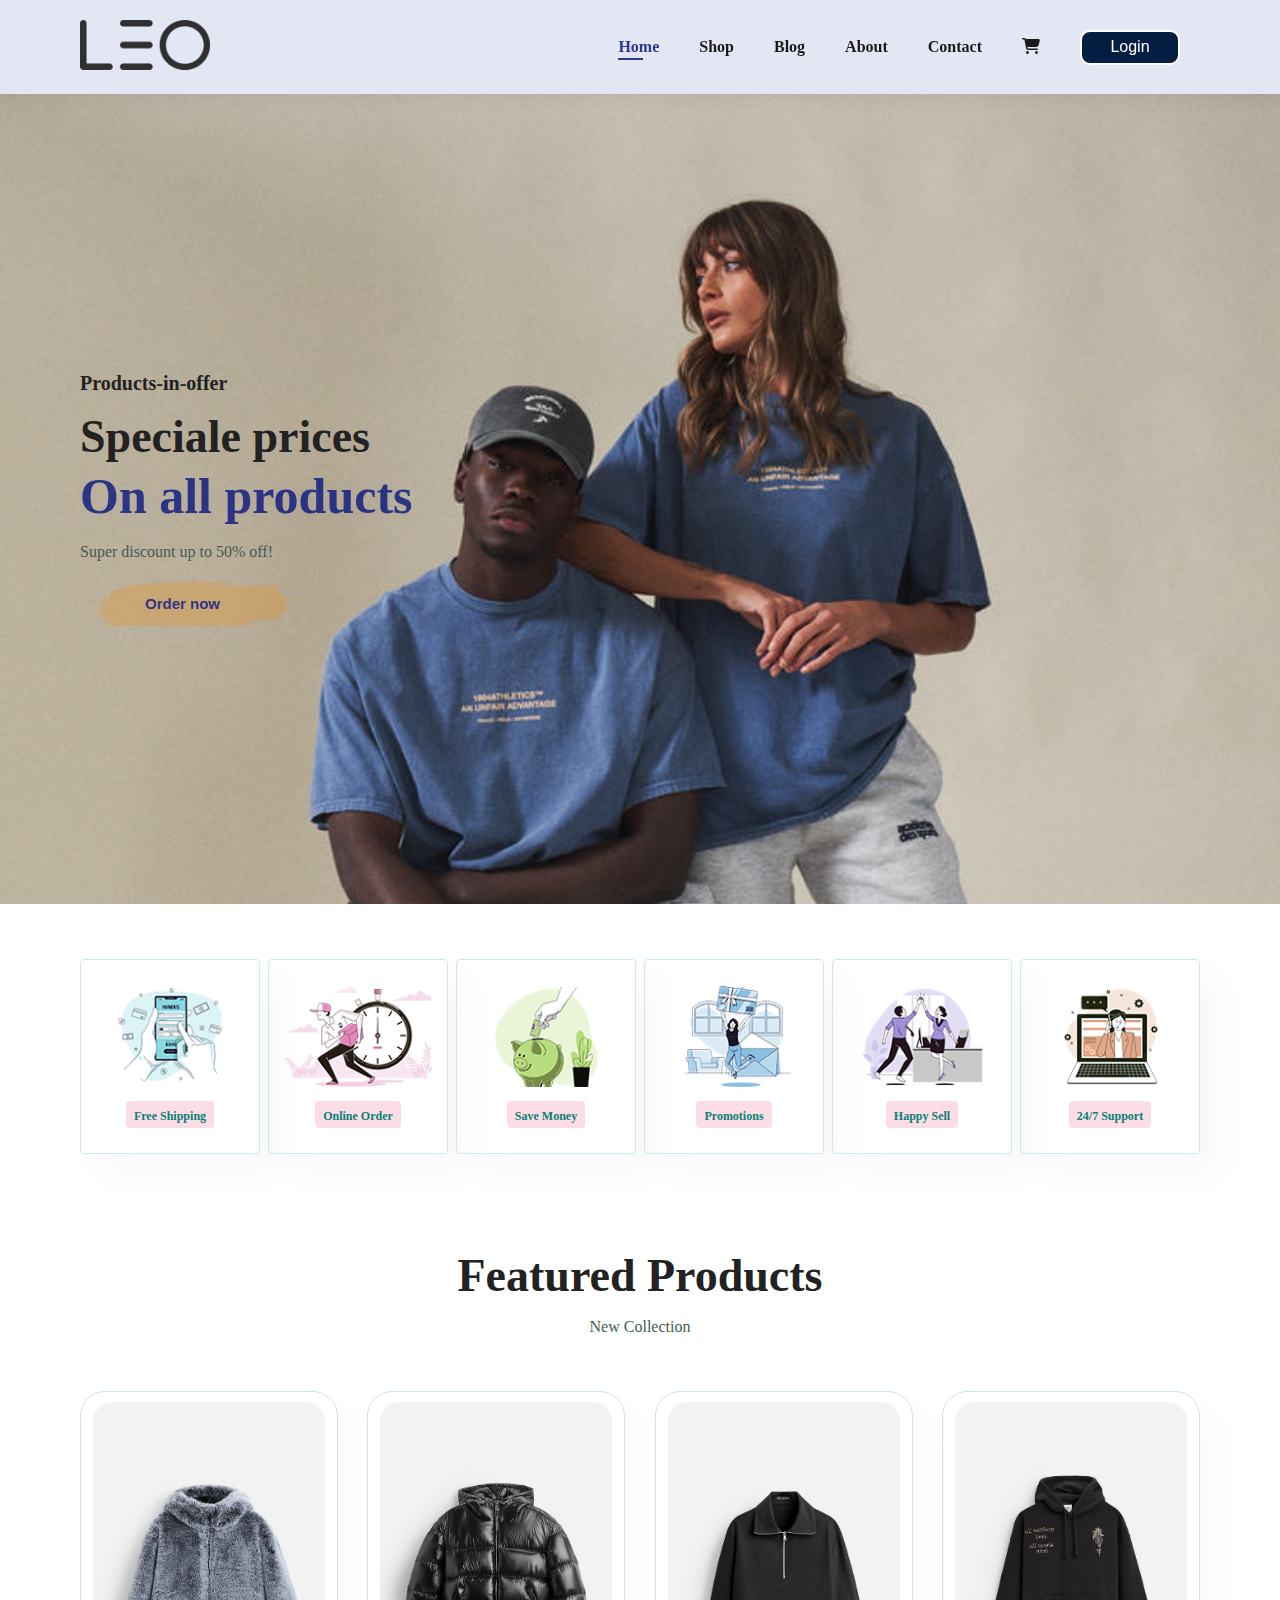
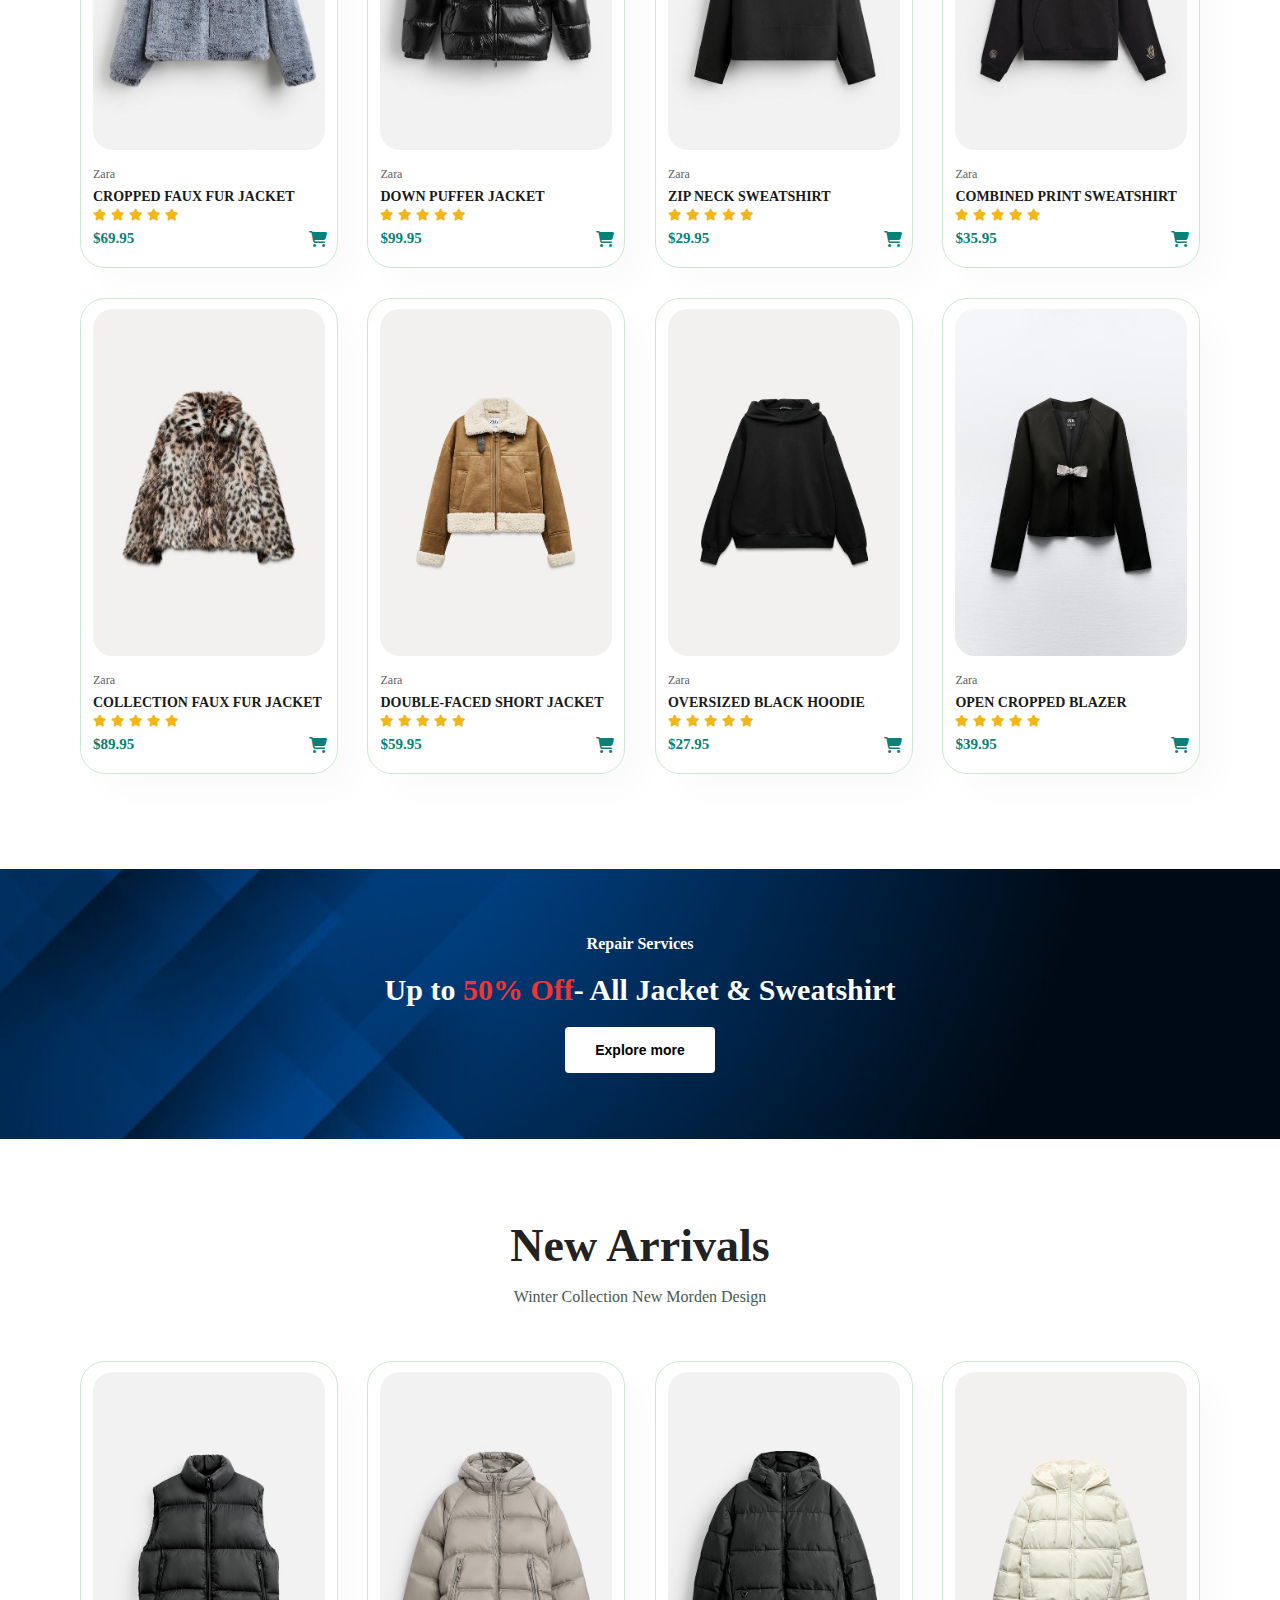
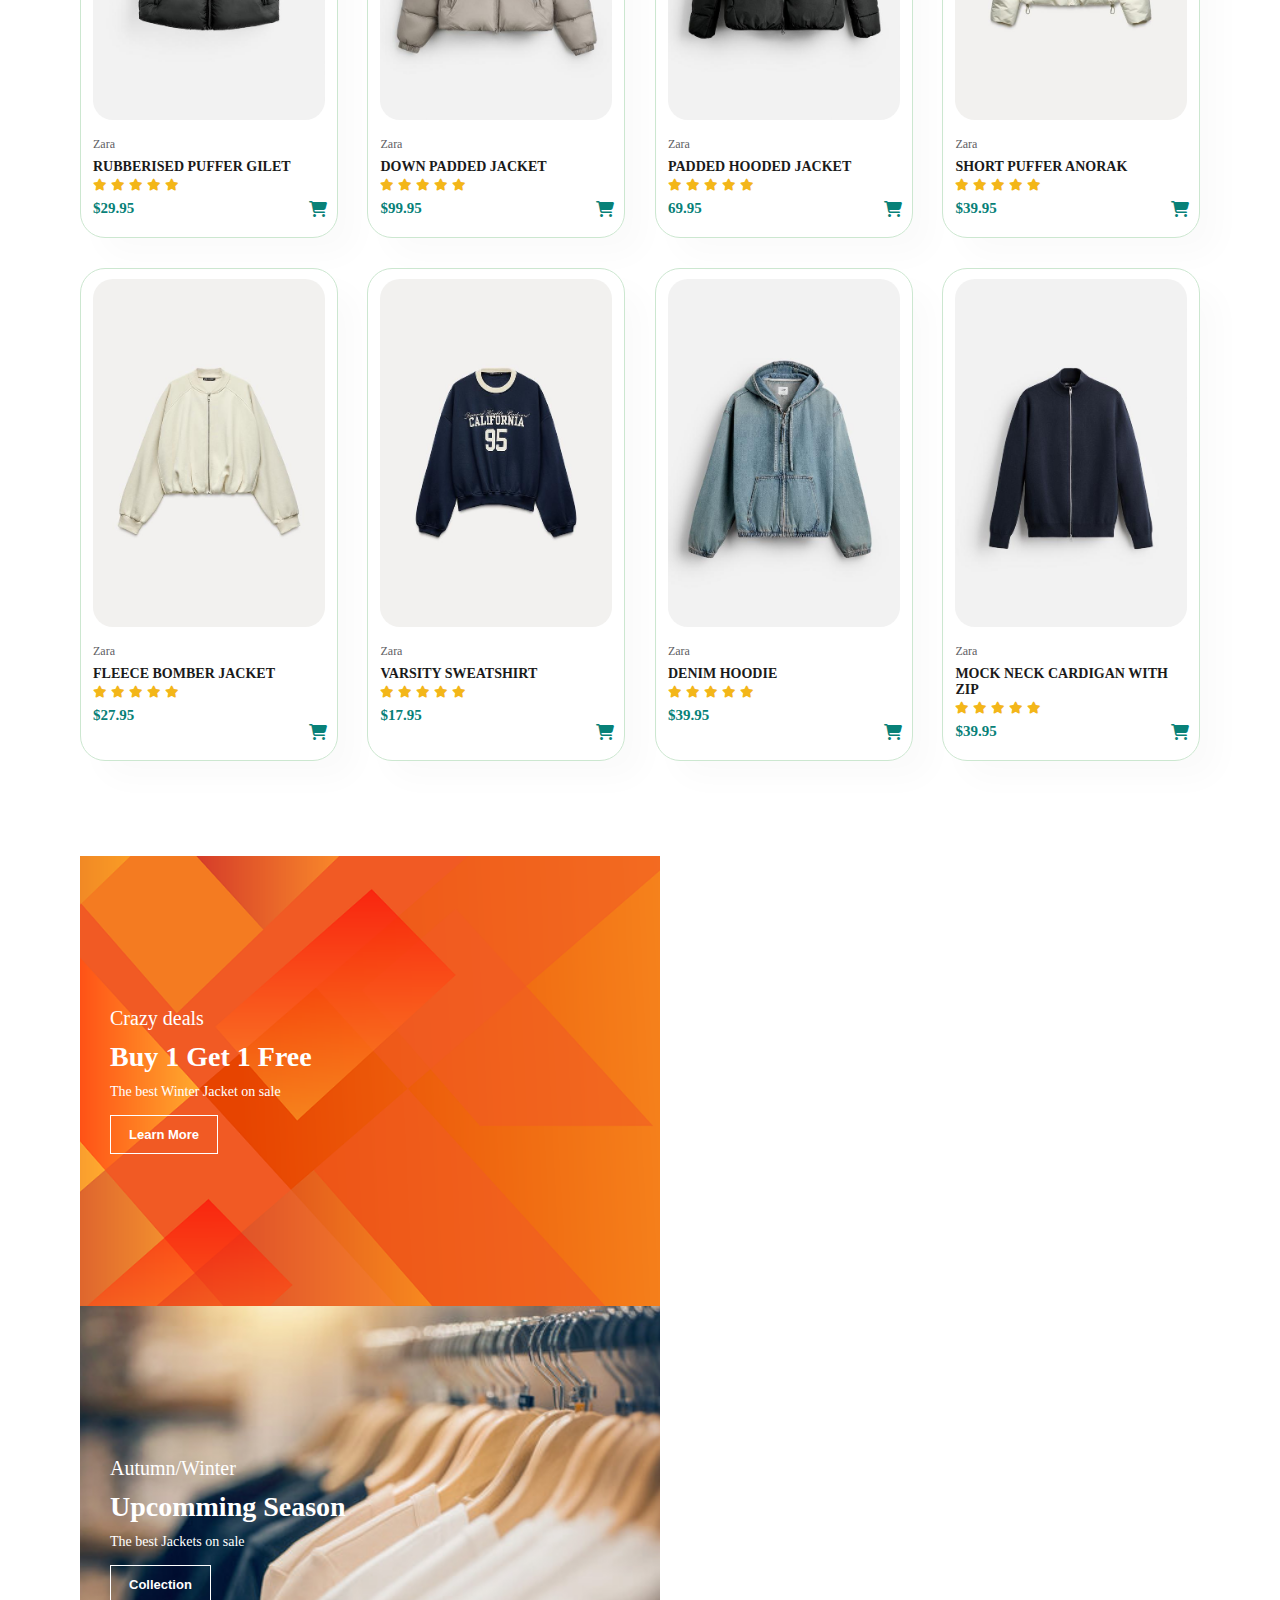
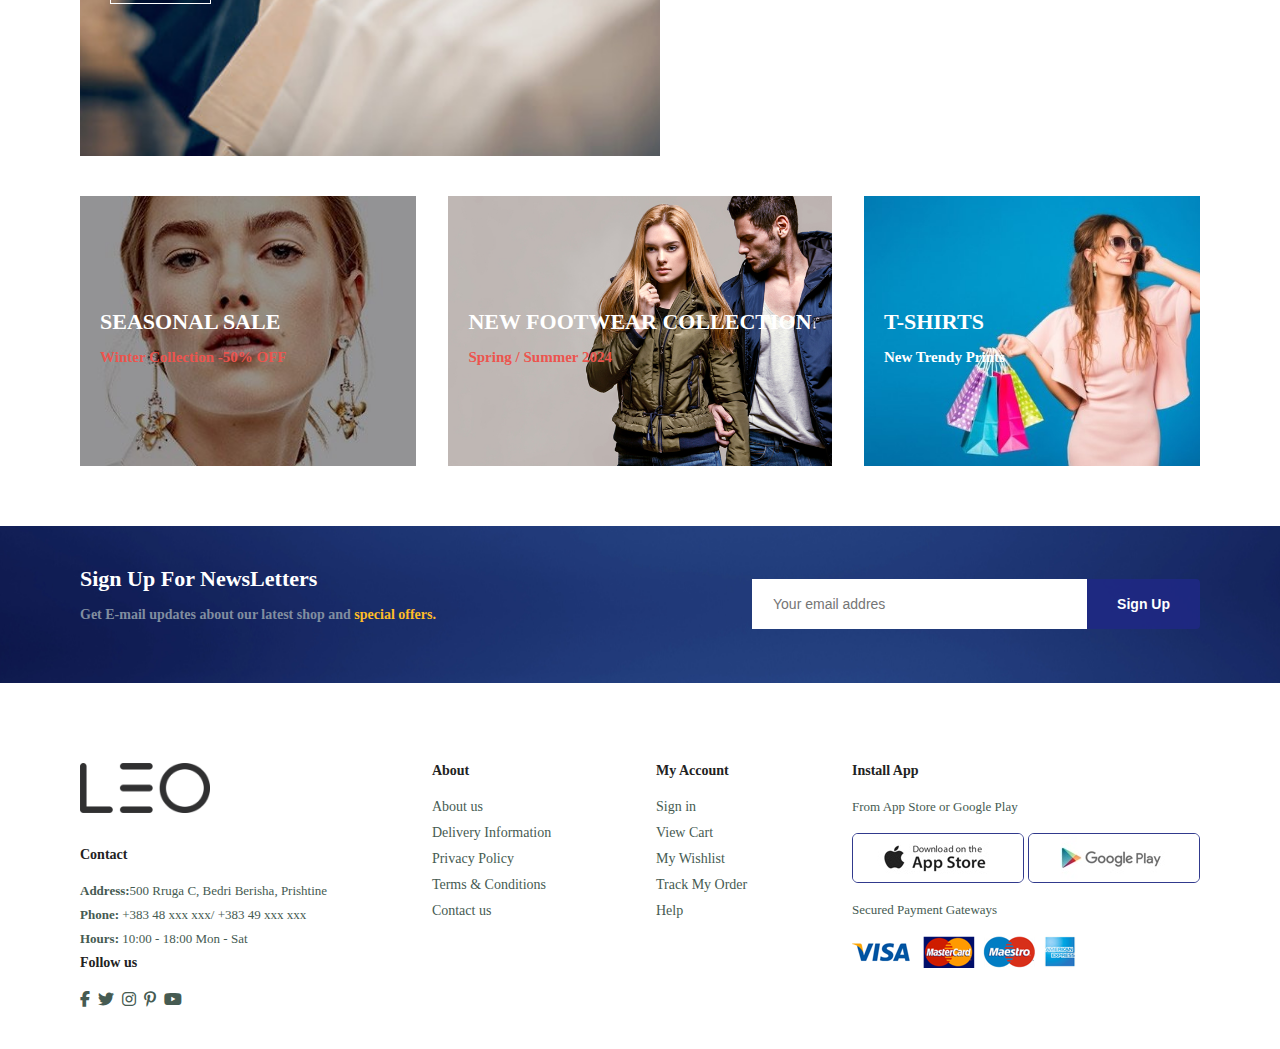
<file: index.html>
<!DOCTYPE html>
<html lang="en">
<head>
    <meta charset="UTF-8">
    <meta name="viewport" content="width=device-width, initial-scale=1.0">
    <title>E-Commerce</title>
    <link rel="stylesheet" href="https://cdnjs.cloudflare.com/ajax/libs/font-awesome/6.7.1/css/all.min.css">
    <link rel="stylesheet" href="style.css">
</head>
<body>
    
    <section id="header">
        <a href="#"><img src="images/orgi/logo1.png" class="logo" alt="" width="130px" height="50px"></a>
        <div>
            <ul id="navbar">
                <li><a class="active" href="index.html">Home</a></li>
                <li><a href="shop.html">Shop</a></li>
                <li><a href="blog.html">Blog</a></li>
                <li><a href="about.html">About</a></li>
                <li><a href="contact.html">Contact</a></li>
                <li id="lg-bag"><a href="card.html"><i class="fas fa-shopping-cart"></i></a></li>
                <li><a  href="login.html"><button class="btnLogin">Login</button></a></li>
                <a href="#" id="close"><i class="fas fa-times"></i></a>
            </ul>
        </div>
        <div id="mobile">
            <li><a href="card.html"><i class="fas fa-shopping-cart"></i></a></li>
            <i id="bar" class="fas fa-outdent"></i>
        </div>
    </section>
    <section id="hero">
        <h4>Products-in-offer</h4>
        <h2>Speciale prices</h2>
        <h1>On all products</h1>
        <p>Super discount up to 50% off!</p>
        <button>Order now</button>
    </section>

    <section id="feature" class="section-p1">
        <div class="fe-box" >
            <img src="images/features/f1.png"  alt="">
            <h6>Free Shipping</h6>
        </div>
        <div class="fe-box" >
            <img src="images/features/f2.png"  alt="">
            <h6>Online Order</h6>
        </div>
        <div class="fe-box" >
            <img src="images/features/f3.png"  alt="">
            <h6>Save Money</h6>
        </div>
        <div class="fe-box" >
            <img src="images/features/f4.png"  alt="">
            <h6>Promotions</h6>
        </div>
        <div class="fe-box" >
            <img src="images/features/f5.png"  alt="">
            <h6>Happy Sell</h6>
        </div>
        <div class="fe-box" >
            <img src="images/features/f6.png"  alt="">
            <h6>24/7 Support</h6>
        </div>


    </section>

    <section id="product1" class="section-p1">
        <h2>Featured Products</h2>
        <p>New Collection</p>
        <div class="pro-container" onclick="window.location.href='sproduct.html';">
            <div class="pro">
                <img src="images/Products/product1.jpg" alt="">
                <div class="des">
                    <span>Zara</span>
                    <h5>CROPPED FAUX FUR JACKET</h5>
                    <div class="star">
                        <i class="fas fa-star"></i>
                        <i class="fas fa-star"></i>
                        <i class="fas fa-star"></i>
                        <i class="fas fa-star"></i>
                        <i class="fas fa-star"></i>
                    </div>
                    <h4>$69.95</h4>
                </div>
                <a href="#"><i class="fa-solid fa-cart-shopping cart" style="color: #088178;"></i></a>
            </div>
            <div class="pro">
                <img src="images/Products/product4.jpg" alt="">
                <div class="des">
                    <span>Zara</span>
                    <h5>DOWN PUFFER JACKET</h5>
                    <div class="star">
                        <i class="fas fa-star"></i>
                        <i class="fas fa-star"></i>
                        <i class="fas fa-star"></i>
                        <i class="fas fa-star"></i>
                        <i class="fas fa-star"></i>
                    </div>
                    <h4>$99.95</h4>
                </div>
                <a href="#"><i class="fa-solid fa-cart-shopping cart" style="color: #088178;"></i></a>
                </div>
                <div class="pro">
                    <img src="images/Products/product5.jpg" alt="">
                    <div class="des">
                        <span>Zara</span>
                        <h5>ZIP NECK SWEATSHIRT</h5>
                        <div class="star">
                            <i class="fas fa-star"></i>
                            <i class="fas fa-star"></i>
                            <i class="fas fa-star"></i>
                            <i class="fas fa-star"></i>
                            <i class="fas fa-star"></i>
                        </div>
                        <h4>$29.95</h4>
                    </div>
                    <a href="#"><i class="fa-solid fa-cart-shopping cart" style="color: #088178;"></i></a>
                    </div>
                    <div class="pro">
                        <img src="images/Products/product6.jpg" alt="">
                        <div class="des">
                            <span>Zara</span>
                            <h5>COMBINED PRINT SWEATSHIRT</h5>
                            <div class="star">
                                <i class="fas fa-star"></i>
                                <i class="fas fa-star"></i>
                                <i class="fas fa-star"></i>
                                <i class="fas fa-star"></i>
                                <i class="fas fa-star"></i>
                            </div>
                            <h4>$35.95</h4>
                        </div>
                        <a href="#"><i class="fa-solid fa-cart-shopping cart" style="color: #088178;"></i></a>
                        </div>
                        <div class="pro">
                            <img src="images/Products/product2.jpg" alt="">
                            <div class="des">
                                <span>Zara</span>
                                <h5>COLLECTION FAUX FUR JACKET</h5>
                                <div class="star">
                                    <i class="fas fa-star"></i>
                                    <i class="fas fa-star"></i>
                                    <i class="fas fa-star"></i>
                                    <i class="fas fa-star"></i>
                                    <i class="fas fa-star"></i>
                                </div>
                                <h4>$89.95</h4>
                            </div>
                            <a href="#"><i class="fa-solid fa-cart-shopping cart" style="color: #088178;"></i></a>
                            </div>
                            <div class="pro">
                                <img src="images/Products/product3.jpg" alt="">
                                <div class="des">
                                    <span>Zara</span>
                                    <h5>DOUBLE-FACED SHORT JACKET</h5>
                                    <div class="star">
                                        <i class="fas fa-star"></i>
                                        <i class="fas fa-star"></i>
                                        <i class="fas fa-star"></i>
                                        <i class="fas fa-star"></i>
                                        <i class="fas fa-star"></i>
                                    </div>
                                    <h4>$59.95</h4>
                                </div>
                                <a href="#"><i class="fa-solid fa-cart-shopping cart" style="color: #088178;"></i></a>
                                </div>
                                <div class="pro">
                                    <img src="images/Products/product8.jpg" alt="">
                                    <div class="des">
                                        <span>Zara</span>
                                        <h5>OVERSIZED BLACK HOODIE</h5>
                                        <div class="star">
                                            <i class="fas fa-star"></i>
                                            <i class="fas fa-star"></i>
                                            <i class="fas fa-star"></i>
                                            <i class="fas fa-star"></i>
                                            <i class="fas fa-star"></i>
                                        </div>
                                        <h4>$27.95</h4>
                                    </div>
                                    <a href="#"><i class="fa-solid fa-cart-shopping cart" style="color: #088178;"></i></a>
                                    </div>
                                    <div class="pro">
                                        <img src="images/Products/product7.jpg" alt="">
                                        <div class="des">
                                            <span>Zara</span>
                                            <h5>OPEN CROPPED BLAZER</h5>
                                            <div class="star">
                                                <i class="fas fa-star"></i>
                                                <i class="fas fa-star"></i>
                                                <i class="fas fa-star"></i>
                                                <i class="fas fa-star"></i>
                                                <i class="fas fa-star"></i>
                                            </div>
                                            <h4>$39.95</h4>
                                        </div>
                                        <a href="#"><i class="fa-solid fa-cart-shopping cart" style="color: #088178;"></i></a>
                                        </div>
        </div>
    </section>

    <section id="banner" class="section-m1">
        <h4>Repair Services</h4>
        <h2>Up to <span>50% Off</span>- All Jacket & Sweatshirt</h2>
        <button class="normal">Explore more</button>

    </section>

    <section id="product1" class="section-p1">
        <h2>New Arrivals</h2>
        <p>Winter Collection New Morden Design</p>
        <div class="pro-container" onclick="window.location.href='sproduct.html';">
            <div class="pro">
                <img src="images/arrivals/a1.jpg" alt="">
                <div class="des">
                    <span>Zara</span>
                    <h5>RUBBERISED PUFFER GILET</h5>
                    <div class="star">
                        <i class="fas fa-star"></i>
                        <i class="fas fa-star"></i>
                        <i class="fas fa-star"></i>
                        <i class="fas fa-star"></i>
                        <i class="fas fa-star"></i>
                    </div>
                    <h4>$29.95</h4>
                </div>
                <a href="#"><i class="fa-solid fa-cart-shopping cart" style="color: #088178;"></i></a>
            </div>
            <div class="pro">
                <img src="images/arrivals/a2.jpg" alt="">
                <div class="des">
                    <span>Zara</span>
                    <h5>DOWN PADDED JACKET</h5>
                    <div class="star">
                        <i class="fas fa-star"></i>
                        <i class="fas fa-star"></i>
                        <i class="fas fa-star"></i>
                        <i class="fas fa-star"></i>
                        <i class="fas fa-star"></i>
                    </div>
                    <h4>$99.95</h4>
                </div>
                <a href="#"><i class="fa-solid fa-cart-shopping cart" style="color: #088178;"></i></a>
                </div>
                <div class="pro">
                    <img src="images/arrivals/a3.jpg" alt="">
                    <div class="des">
                        <span>Zara</span>
                        <h5>PADDED HOODED JACKET</h5>
                        <div class="star">
                            <i class="fas fa-star"></i>
                            <i class="fas fa-star"></i>
                            <i class="fas fa-star"></i>
                            <i class="fas fa-star"></i>
                            <i class="fas fa-star"></i>
                        </div>
                        <h4>69.95</h4>
                    </div>
                    <a href="#"><i class="fa-solid fa-cart-shopping cart" style="color: #088178;"></i></a>
                    </div>
                    <div class="pro">
                        <img src="images/arrivals/a4.jpg" alt="">
                        <div class="des">
                            <span>Zara</span>
                            <h5>SHORT PUFFER ANORAK</h5>
                            <div class="star">
                                <i class="fas fa-star"></i>
                                <i class="fas fa-star"></i>
                                <i class="fas fa-star"></i>
                                <i class="fas fa-star"></i>
                                <i class="fas fa-star"></i>
                            </div>
                            <h4>$39.95</h4>
                        </div>
                        <a href="#"><i class="fa-solid fa-cart-shopping cart" style="color: #088178;"></i></a>
                        </div>
                        <div class="pro">
                            <img src="images/arrivals/a5.jpg" alt="">
                            <div class="des">
                                <span>Zara</span>
                                <h5>FLEECE BOMBER JACKET</h5>
                                <div class="star">
                                    <i class="fas fa-star"></i>
                                    <i class="fas fa-star"></i>
                                    <i class="fas fa-star"></i>
                                    <i class="fas fa-star"></i>
                                    <i class="fas fa-star"></i>
                                </div>
                                <h4>$27.95</h4>
                            </div>
                            <a href="#"><i class="fa-solid fa-cart-shopping cart" style="color: #088178;"></i></a>
                            </div>
                            <div class="pro">
                                <img src="images/arrivals/a6.jpg" alt="">
                                <div class="des">
                                    <span>Zara</span>
                                    <h5>VARSITY SWEATSHIRT</h5>
                                    <div class="star">
                                        <i class="fas fa-star"></i>
                                        <i class="fas fa-star"></i>
                                        <i class="fas fa-star"></i>
                                        <i class="fas fa-star"></i>
                                        <i class="fas fa-star"></i>
                                    </div>
                                    <h4>$17.95</h4>
                                </div>
                                <a href="#"><i class="fa-solid fa-cart-shopping cart" style="color: #088178;"></i></a>
                                </div>
                                <div class="pro">
                                    <img src="images/arrivals/a7.jpg" alt="">
                                    <div class="des">
                                        <span>Zara</span>
                                        <h5>DENIM HOODIE</h5>
                                        <div class="star">
                                            <i class="fas fa-star"></i>
                                            <i class="fas fa-star"></i>
                                            <i class="fas fa-star"></i>
                                            <i class="fas fa-star"></i>
                                            <i class="fas fa-star"></i>
                                        </div>
                                        <h4>$39.95</h4>
                                    </div>
                                    <a href="#"><i class="fa-solid fa-cart-shopping cart" style="color: #088178;"></i></a>
                                    </div>
                                    <div class="pro">
                                        <img src="images/arrivals/a8.jpg" alt="">
                                        <div class="des">
                                            <span>Zara</span>
                                            <h5>MOCK NECK CARDIGAN WITH ZIP</h5>
                                            <div class="star">
                                                <i class="fas fa-star"></i>
                                                <i class="fas fa-star"></i>
                                                <i class="fas fa-star"></i>
                                                <i class="fas fa-star"></i>
                                                <i class="fas fa-star"></i>
                                            </div>
                                            <h4>$39.95</h4>
                                        </div>
                                        <a href="#"><i class="fa-solid fa-cart-shopping cart" style="color: #088178;"></i></a>
                                        </div>
        </div>
    </section>

    <section id="sm-banner" class="section-p1">
        <div class="banner-box">
            <h4>Crazy deals</h4>
            <h2>Buy 1 Get 1 Free</h2>
            <span>The best Winter Jacket on sale</span>
            <button class="white">Learn More</button>
        </div>
        <div class="banner-box banner-box2">
            <h4>Autumn/Winter</h4>
            <h2>Upcomming Season</h2>
            <span>The best Jackets on sale</span>
            <button class="white">Collection</button>
        </div>
    </section>

    <section id="banner3">
        <div class="banner-box ">
            <h2>SEASONAL SALE</h2>
            <h3>Winter Collection -50% OFF</h3>
        </div>
        <div class="banner-box banner-box2">
            <h2>NEW FOOTWEAR COLLECTION</h2>
            <h3>Spring / Summer 2024</h3>
        </div>
        <div class="banner-box banner-box3">
            <h2>T-SHIRTS</h2>
            <h3>New Trendy Prints</h3>
        </div>

    </section>

    <section id="newsletter" class="section-p1 section-m1">
        <div class="newstexts">
            <h4>Sign Up For NewsLetters</h4>
            <p>Get E-mail updates about our latest shop and <span>special offers.</span></p>
        </div>
        <div class="form">
            <input type="text" placeholder="Your email addres">
            <button class="normal">Sign Up</button>
        </div>
    </section>

    <footer class="section-p1">
        <div class="cool">
            <img src="images/orgi/logo1.png" class="logo" alt="" width="130px" height="50px"></a>
            <h4>Contact</h4>
            <p><strong>Address:</strong>500 Rruga C, Bedri Berisha, Prishtine </p>
            <p><strong>Phone:</strong> +383 48 xxx xxx/ +383 49 xxx xxx</p>
            <p><strong>Hours:</strong> 10:00 - 18:00 Mon - Sat</p>
            <div class="follow">
                <h4>Follow us</h4>
                <div class="icon">
                    <i class="fab fa-facebook-f"></i>
                    <i class="fab fa-twitter"></i>
                    <i class="fab fa-instagram"></i>
                    <i class="fab fa-pinterest-p"></i>
                    <i class="fab fa-youtube"></i>
                </div>
            </div>
        </div>

        <div class="col">
            <h4>About</h4>
            <a href="#">About us</a>
            <a href="#">Delivery Information</a>
            <a href="#">Privacy Policy</a>
            <a href="#">Terms & Conditions</a>
            <a href="#">Contact us</a>
        </div>

        <div class="col">
            <h4>My Account</h4>
            <a href="#">Sign in</a>
            <a href="#">View Cart</a>
            <a href="#">My Wishlist</a>
            <a href="#">Track My Order</a>
            <a href="#">Help</a>
        </div>

        <div class="col install">
            <h4>Install App</h4>
            <p>From App Store or Google Play</p>
            <div class="row">
                <img src="images/pay/app.jpg" alt="">
                <img src="images/pay/play.jpg" alt="">
            </div>
            <p>Secured Payment Gateways</p>
            <img src="images/pay/pay.png" alt="">
        </div>
    </footer>


    <script src="script.js"></script>
</body>
</html>
</file>
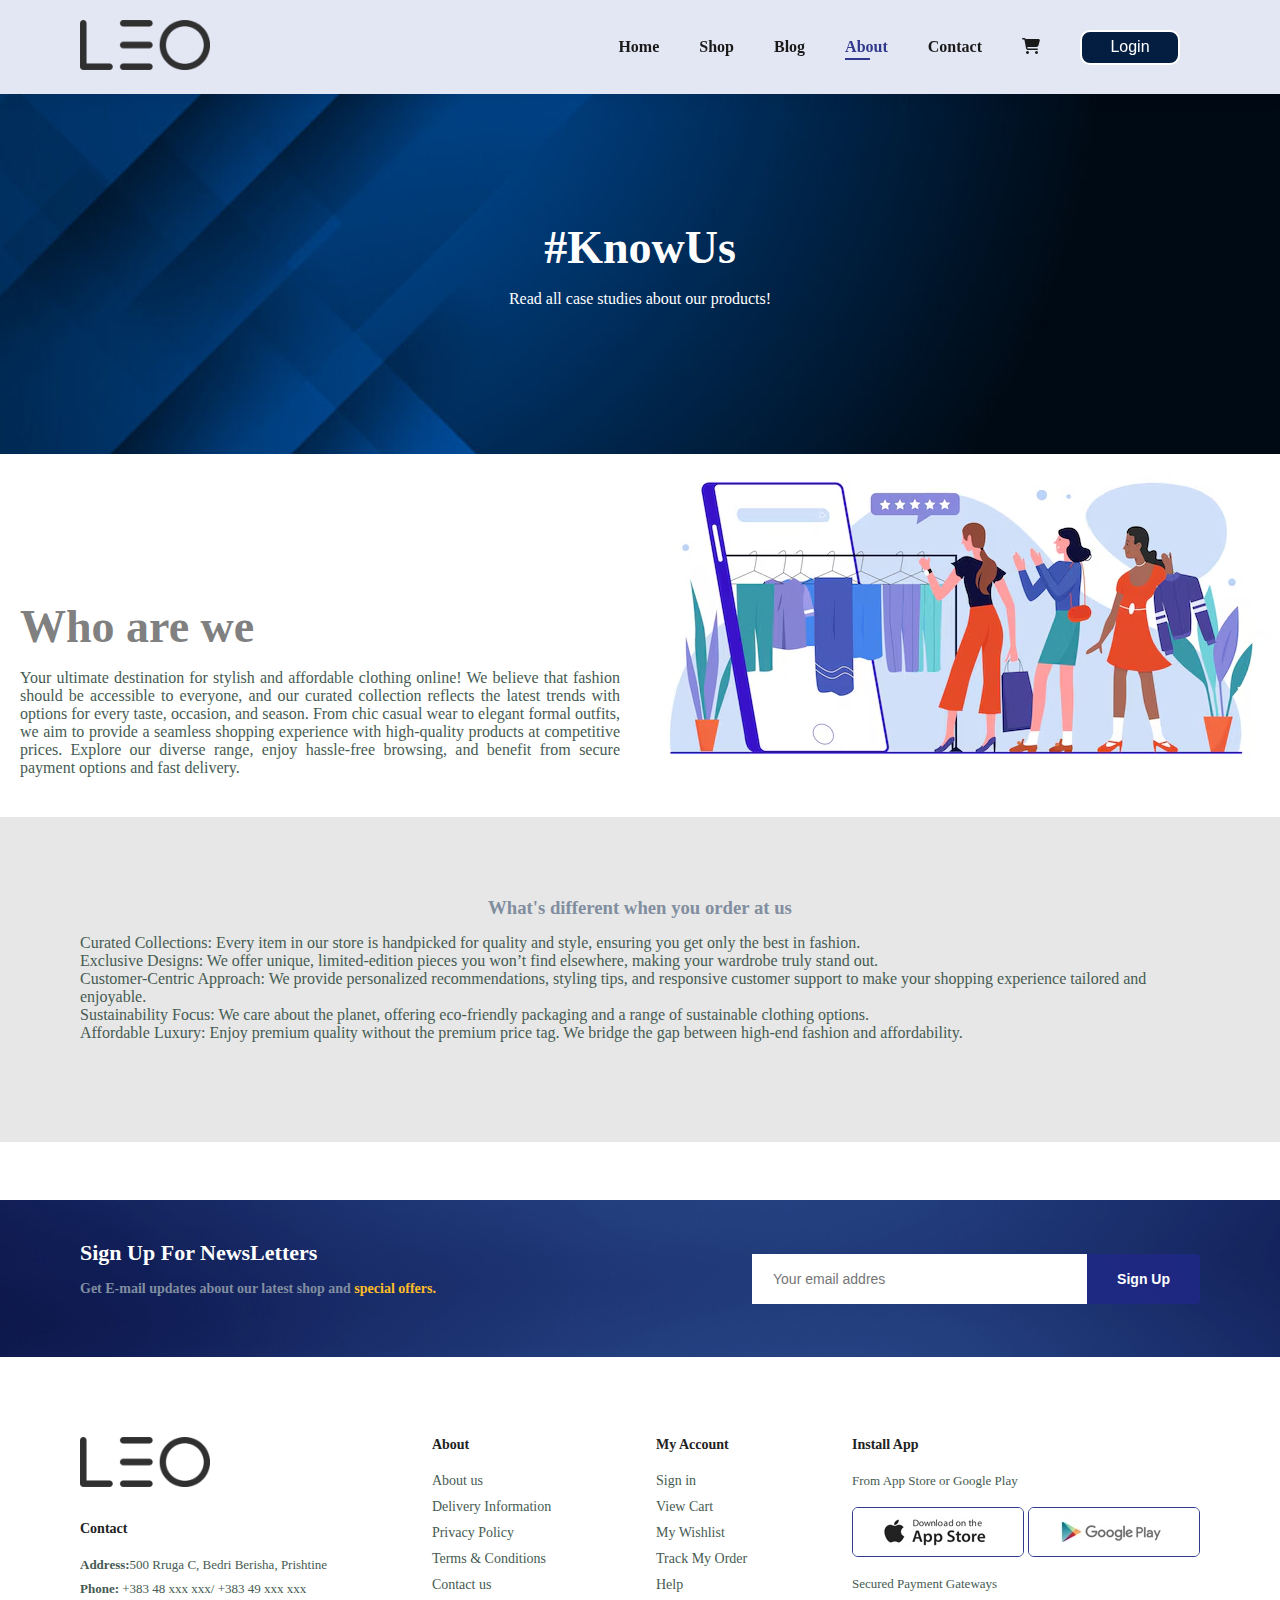
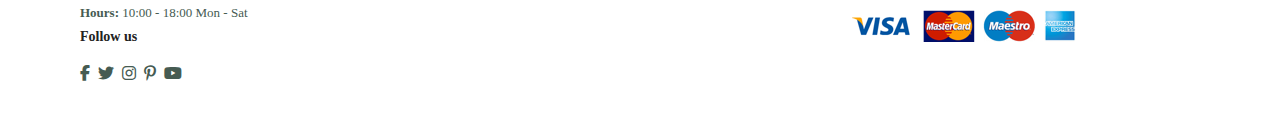
<file: about.html>
<!DOCTYPE html>
<html lang="en">
<head>
    <meta charset="UTF-8">
    <meta name="viewport" content="width=device-width, initial-scale=1.0">
    <title>About</title>
    <link rel="stylesheet" href="https://cdnjs.cloudflare.com/ajax/libs/font-awesome/6.7.1/css/all.min.css">
    <link rel="stylesheet" href="style.css">
</head>
<body>
    <section id="header">
        <a href="#"><img src="images/orgi/logo1.png" class="logo" alt="" width="130px" height="50px"></a>
        <div>
            <ul id="navbar">
                <li><a href="index.html">Home</a></li>
                <li><a href="shop.html">Shop</a></li>
                <li><a href="blog.html">Blog</a></li>
                <li><a class="active"a href="about.html">About</a></li>
                <li><a href="contact.html">Contact</a></li>
                <li id="lg-bag"><a href="card.html"><i class="fas fa-shopping-cart"></i></a></li>
                <li><a  href="login.html"><button class="btnLogin">Login</button></a></li>
                <a href="#" id="close"><i class="fas fa-times"></i></a>
            </ul>
        </div>
        <div id="mobile">
            <li><a href="card.html"><i class="fas fa-shopping-cart"></i></a></li>
            <i id="bar" class="fas fa-outdent"></i>
        </div>
    </section>

        <section id="page-header">
            <h2>#KnowUs</h2>
            <p>Read all case studies about our products!</p>
        </section>


    <div id="aboutt" class="section">
        <h2>Who are we</h2>
        <p>Your ultimate destination for stylish and affordable clothing online! We believe that fashion should be accessible to everyone, and our curated collection reflects the latest trends with options for every taste, occasion, and season. From chic casual wear to elegant formal outfits, we aim to provide a seamless shopping experience with high-quality products at competitive prices. Explore our diverse range, enjoy hassle-free browsing, and benefit from secure payment options and fast delivery.</p>
          </div>
          <img src="images/orgi/about1.avif" alt="" height="auto"> 
        </div>

    <div id="org" style="background-color: rgb(231, 231, 231);">
        <h3>What's different when you order at us</h3>
<p>
Curated Collections: Every item in our store is handpicked for quality and style, ensuring you get only the best in fashion.
<br>
Exclusive Designs: We offer unique, limited-edition pieces you won’t find elsewhere, making your wardrobe truly stand out.
<br>
Customer-Centric Approach: We provide personalized recommendations, styling tips, and responsive customer support to make your shopping experience tailored and enjoyable.
<br>
Sustainability Focus: We care about the planet, offering eco-friendly packaging and a range of sustainable clothing options.
<br>
Affordable Luxury: Enjoy premium quality without the premium price tag. We bridge the gap between high-end fashion and affordability.
</p>
</div>
        <br>
        <section id="newsletter" class="section-p1 section-m1">
            <div class="newstexts">
                <h4>Sign Up For NewsLetters</h4>
                <p>Get E-mail updates about our latest shop and <span>special offers.</span></p>
            </div>
            <div class="form">
                <input type="text" placeholder="Your email addres">
                <button class="normal">Sign Up</button>
            </div>
        </section>
        
        <footer class="section-p1">
            <div class="cool">
                <img src="images/orgi/logo1.png" class="logo" alt="" width="130px" height="50px"></a>
                <h4>Contact</h4>
                <p><strong>Address:</strong>500 Rruga C, Bedri Berisha, Prishtine </p>
                <p><strong>Phone:</strong> +383 48 xxx xxx/ +383 49 xxx xxx</p>
                <p><strong>Hours:</strong> 10:00 - 18:00 Mon - Sat</p>
                <div class="follow">
                    <h4>Follow us</h4>
                    <div class="icon">
                        <i class="fab fa-facebook-f"></i>
                        <i class="fab fa-twitter"></i>
                        <i class="fab fa-instagram"></i>
                        <i class="fab fa-pinterest-p"></i>
                        <i class="fab fa-youtube"></i>
                    </div>
                </div>
            </div>
    
            <div class="col">
                <h4>About</h4>
                <a href="#">About us</a>
                <a href="#">Delivery Information</a>
                <a href="#">Privacy Policy</a>
                <a href="#">Terms & Conditions</a>
                <a href="#">Contact us</a>
            </div>
    
            <div class="col">
                <h4>My Account</h4>
                <a href="#">Sign in</a>
                <a href="#">View Cart</a>
                <a href="#">My Wishlist</a>
                <a href="#">Track My Order</a>
                <a href="#">Help</a>
            </div>
    
            <div class="col install">
                <h4>Install App</h4>
                <p>From App Store or Google Play</p>
                <div class="row">
                    <img src="images/pay/app.jpg" alt="">
                    <img src="images/pay/play.jpg" alt="">
                </div>
                <p>Secured Payment Gateways</p>
                <img src="images/pay/pay.png" alt="">
            </div>
        </footer>
    
    
    
        <script src="script.js"></script>
    </body>
    </html>


        <body>
    </html>
</file>
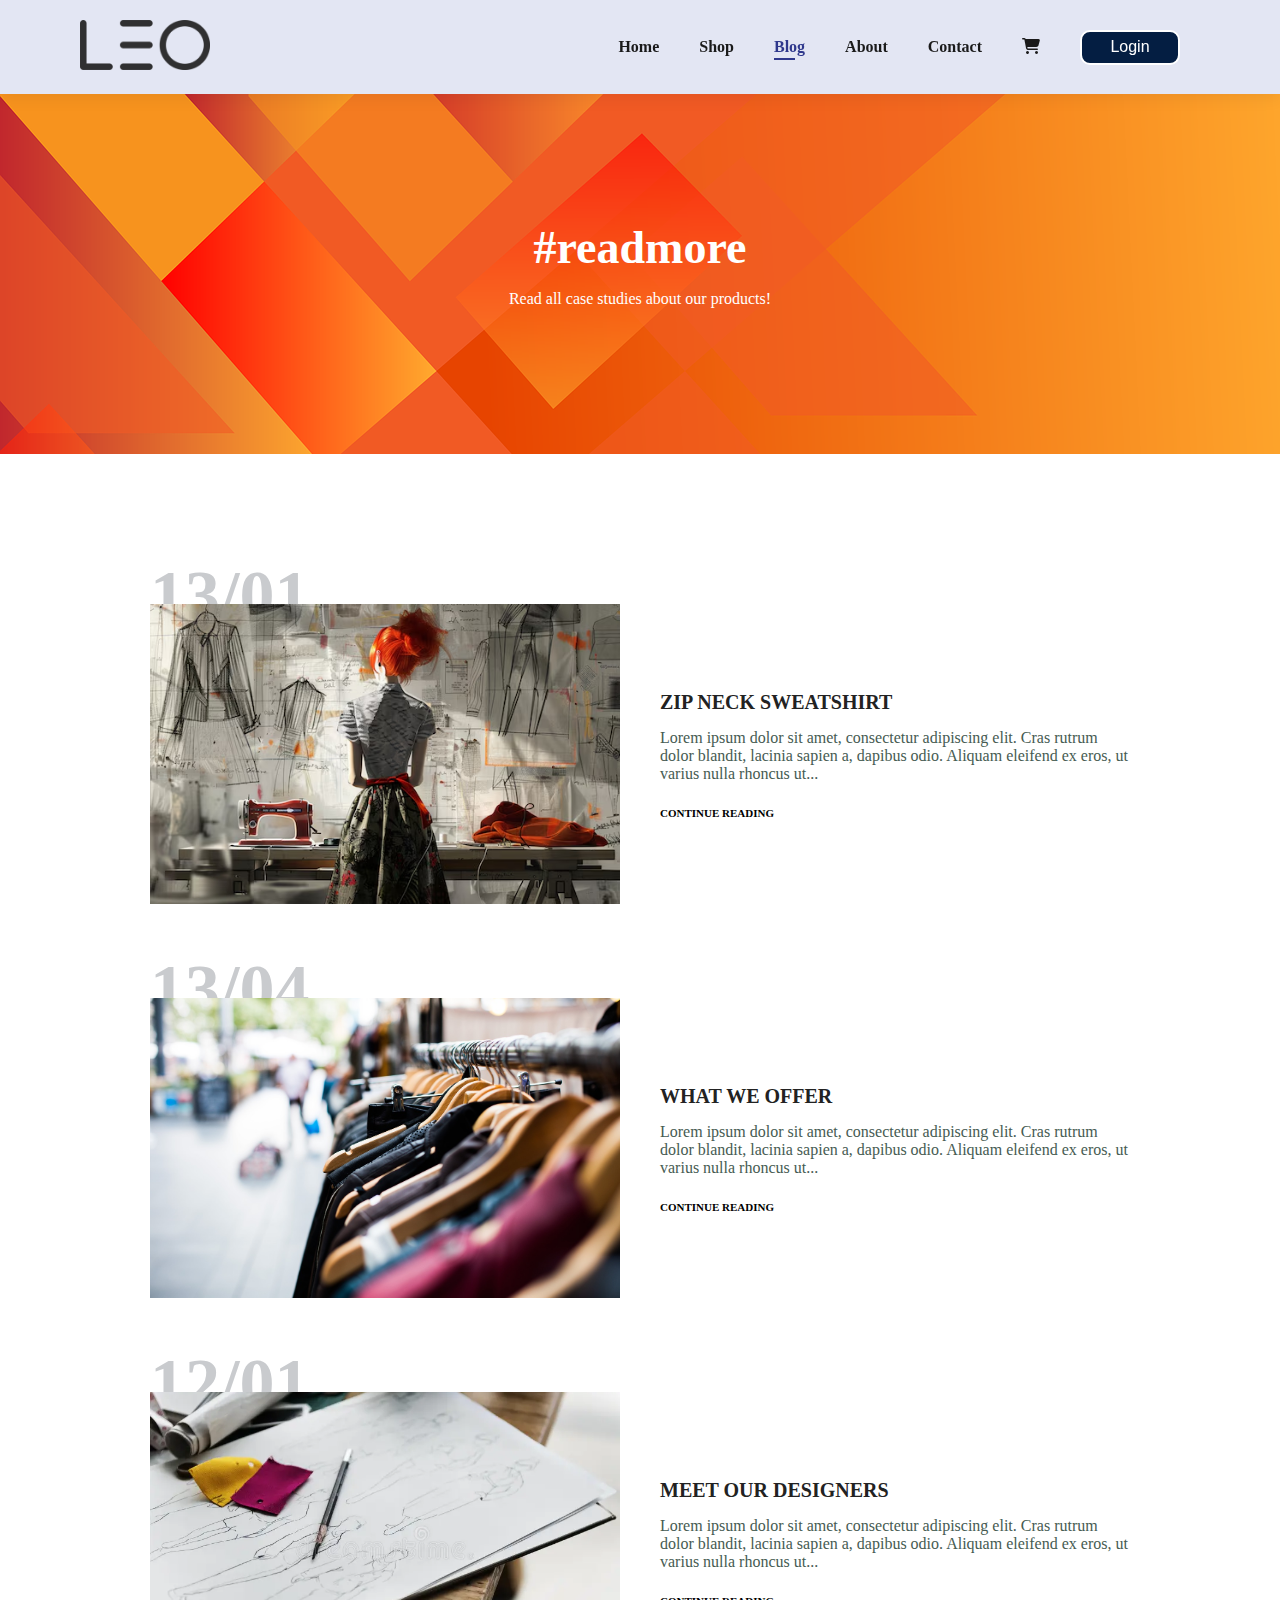
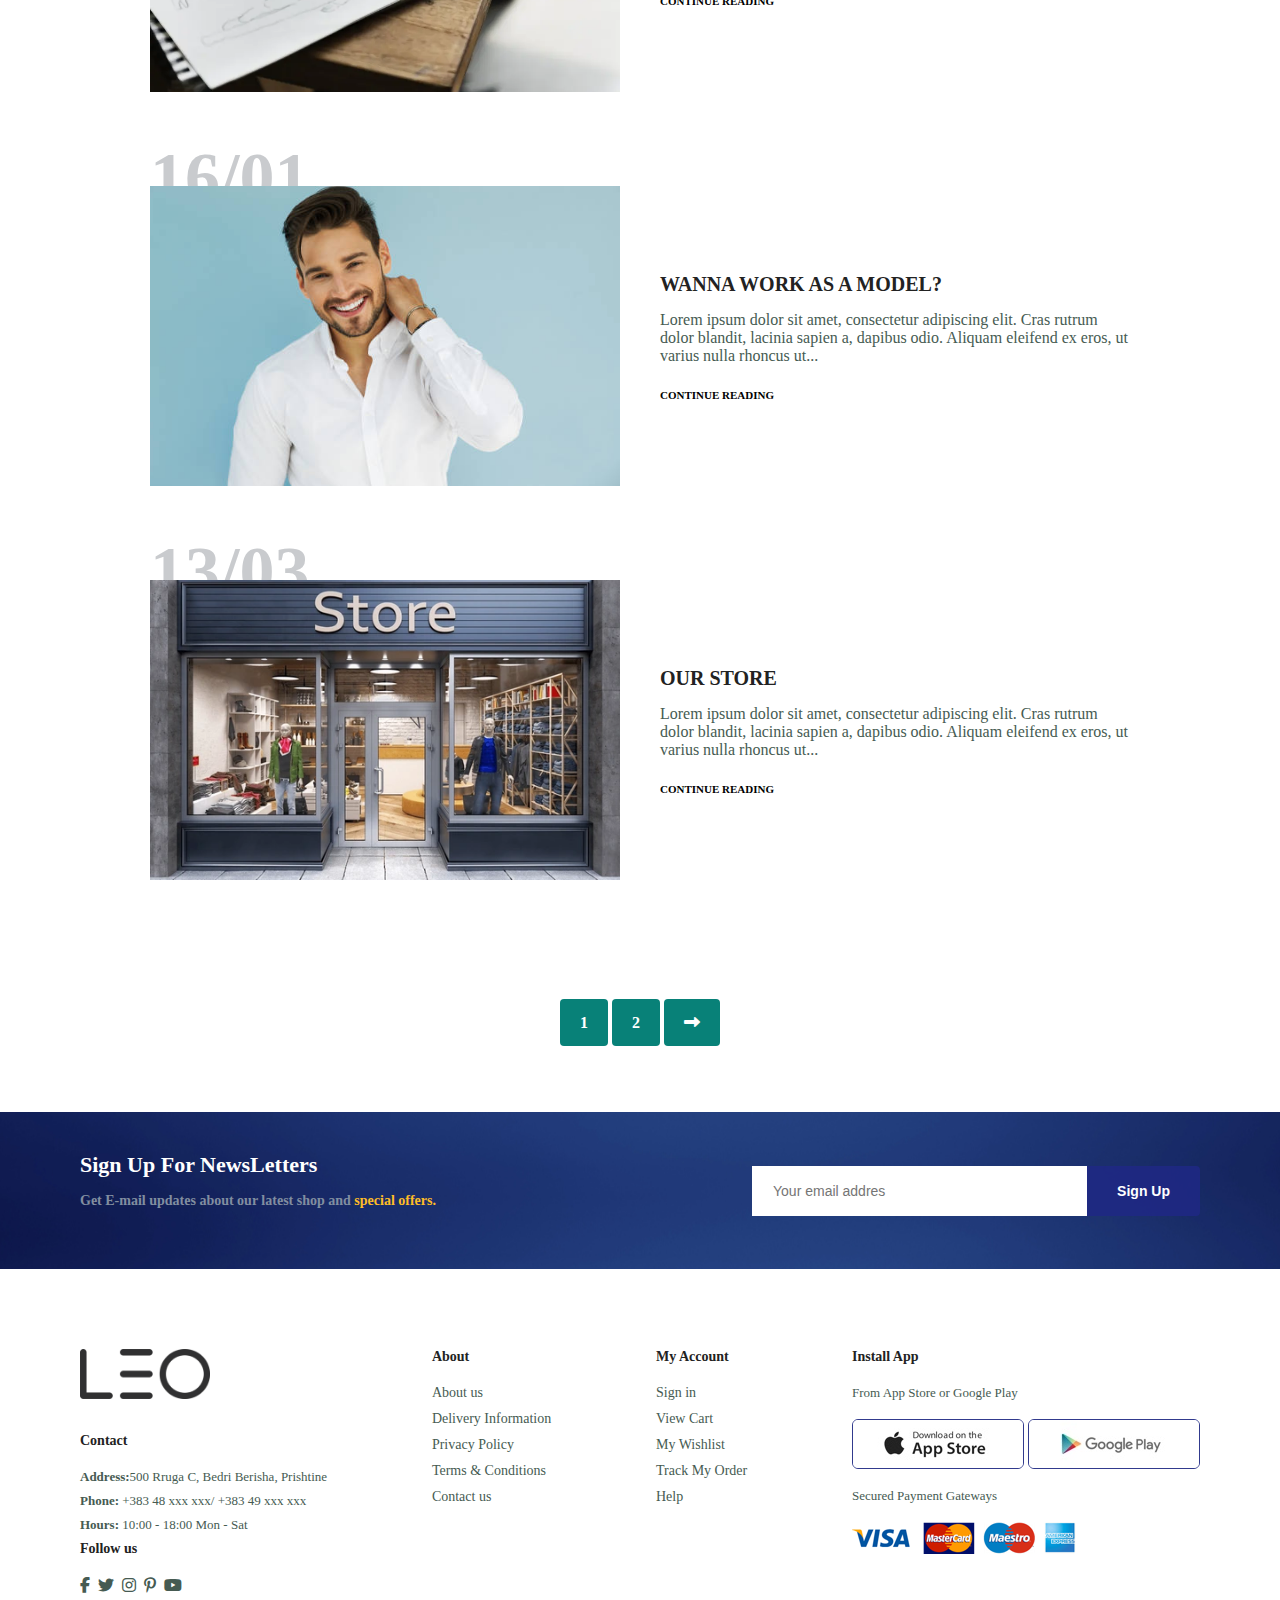
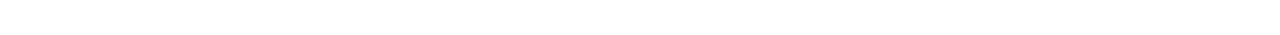
<file: blog.html>
<!DOCTYPE html>
<html lang="en">
<head>
    <meta charset="UTF-8">
    <meta name="viewport" content="width=device-width, initial-scale=1.0">
    <title>E-Commerce</title>
    <link rel="stylesheet" href="https://cdnjs.cloudflare.com/ajax/libs/font-awesome/6.7.0/css/all.min.css">
    <link rel="stylesheet" href="style.css">
</head>
<body>
    <section id="header">
        <a href="#"><img src="images/orgi/logo1.png" class="logo" alt="" width="130px" height="50px"></a>
        <div>
            <ul id="navbar">
                <li><a href="index.html">Home</a></li>
                <li><a href="shop.html">Shop</a></li>
                <li><a class="active" href="blog.html">Blog</a></li>
                <li><a href="about.html">About</a></li>
                <li><a href="contact.html">Contact</a></li>
                <li id="lg-bag"><a href="card.html"><i class="fas fa-shopping-cart"></i></a></li>
                <li><a href="login.html"><button class="btnLogin">Login</button></a></li>
                <a href="#" id="close"><i class="fas fa-times"></i></a>
            </ul>
        </div>
        <div id="mobile">
            <li><a href="card.html"><i class="fas fa-shopping-cart"></i></a></li>
            <i id="bar" class="fas fa-outdent"></i>
        </div>
    </section>

    <section id="page-header" class="blog-header">
        
        <h2>#readmore</h2>
        
        <p>Read all case studies about our products!</p>
        
    </section>

    <section id="blog">
        <div class="blog-box">
            <div class="blog-img">
                <img src="images/blog/b1.avif" alt="">
            </div>
            <div class="blog-details">
                <h4>ZIP NECK SWEATSHIRT</h4>
                <p>Lorem ipsum dolor sit amet, consectetur adipiscing elit. Cras rutrum dolor blandit,
                    lacinia sapien a, dapibus odio. Aliquam eleifend ex eros, ut varius nulla rhoncus ut...</p>
                <a href="#">CONTINUE READING</a>
            </div>
            <h1>13/01</h1>
        </div>
        <div class="blog-box">
            <div class="blog-img">
                <img src="images/blog/b2.jpg" alt="">
            </div>
            <div class="blog-details">
                <h4>WHAT WE OFFER</h4>
                <p>Lorem ipsum dolor sit amet, consectetur adipiscing elit. Cras rutrum dolor blandit,
                    lacinia sapien a, dapibus odio. Aliquam eleifend ex eros, ut varius nulla rhoncus ut...</p>
                <a href="#">CONTINUE READING</a>
            </div>
            <h1>13/04</h1>
        </div>
        <div class="blog-box">
            <div class="blog-img">
                <img src="images/blog/b3.webp" alt="">
            </div>
            <div class="blog-details">
                <h4>MEET OUR DESIGNERS</h4>
                <p>Lorem ipsum dolor sit amet, consectetur adipiscing elit. Cras rutrum dolor blandit,
                    lacinia sapien a, dapibus odio. Aliquam eleifend ex eros, ut varius nulla rhoncus ut...</p>
                <a href="#">CONTINUE READING</a>
            </div>
            <h1>12/01</h1>
        </div>
        <div class="blog-box">
            <div class="blog-img">
                <img src="images/blog/b4jpg.jpg" alt="">
            </div>
            <div class="blog-details">
                <h4>WANNA WORK AS A MODEL?</h4>
                <p>Lorem ipsum dolor sit amet, consectetur adipiscing elit. Cras rutrum dolor blandit,
                    lacinia sapien a, dapibus odio. Aliquam eleifend ex eros, ut varius nulla rhoncus ut...</p>
                <a href="#">CONTINUE READING</a>
            </div>
            <h1>16/01</h1>
        </div>
        <div class="blog-box">
            <div class="blog-img">
                <img src="images/blog/b5.webp" alt="">
            </div>
            <div class="blog-details">
                <h4>OUR STORE</h4>
                <p>Lorem ipsum dolor sit amet, consectetur adipiscing elit. Cras rutrum dolor blandit,
                    lacinia sapien a, dapibus odio. Aliquam eleifend ex eros, ut varius nulla rhoncus ut...</p>
                <a href="#">CONTINUE READING</a>
            </div>
            <h1>13/03</h1>
        </div>
    </section>

    <section id="pagination" class="section-p1">
        <a href="#">1</a>
        <a href="#">2</a>
        <a href="#"><i class="fa-solid fa-right-long"></i></a>
    </section>

    <section id="newsletter" class="section-p1 section-m1">
        <div class="newstexts">
            <h4>Sign Up For NewsLetters</h4>
            <p>Get E-mail updates about our latest shop and <span>special offers.</span></p>
        </div>
        <div class="form">
            <input type="text" placeholder="Your email addres">
            <button class="normal">Sign Up</button>
        </div>
    </section>
    
    <footer class="section-p1">
        <div class="cool">
            <img src="images/orgi/logo1.png" class="logo" alt="" width="130px" height="50px"></a>
            <h4>Contact</h4>
            <p><strong>Address:</strong>500 Rruga C, Bedri Berisha, Prishtine </p>
            <p><strong>Phone:</strong> +383 48 xxx xxx/ +383 49 xxx xxx</p>
            <p><strong>Hours:</strong> 10:00 - 18:00 Mon - Sat</p>
            <div class="follow">
                <h4>Follow us</h4>
                <div class="icon">
                    <i class="fab fa-facebook-f"></i>
                    <i class="fab fa-twitter"></i>
                    <i class="fab fa-instagram"></i>
                    <i class="fab fa-pinterest-p"></i>
                    <i class="fab fa-youtube"></i>
                </div>
            </div>
        </div>

        <div class="col">
            <h4>About</h4>
            <a href="#">About us</a>
            <a href="#">Delivery Information</a>
            <a href="#">Privacy Policy</a>
            <a href="#">Terms & Conditions</a>
            <a href="#">Contact us</a>
        </div>

        <div class="col">
            <h4>My Account</h4>
            <a href="#">Sign in</a>
            <a href="#">View Cart</a>
            <a href="#">My Wishlist</a>
            <a href="#">Track My Order</a>
            <a href="#">Help</a>
        </div>

        <div class="col install">
            <h4>Install App</h4>
            <p>From App Store or Google Play</p>
            <div class="row">
                <img src="images/pay/app.jpg" alt="">
                <img src="images/pay/play.jpg" alt="">
            </div>
            <p>Secured Payment Gateways</p>
            <img src="images/pay/pay.png" alt="">
        </div>
    </footer>



    <script src="script.js"></script>
</body>
</html>
</file>
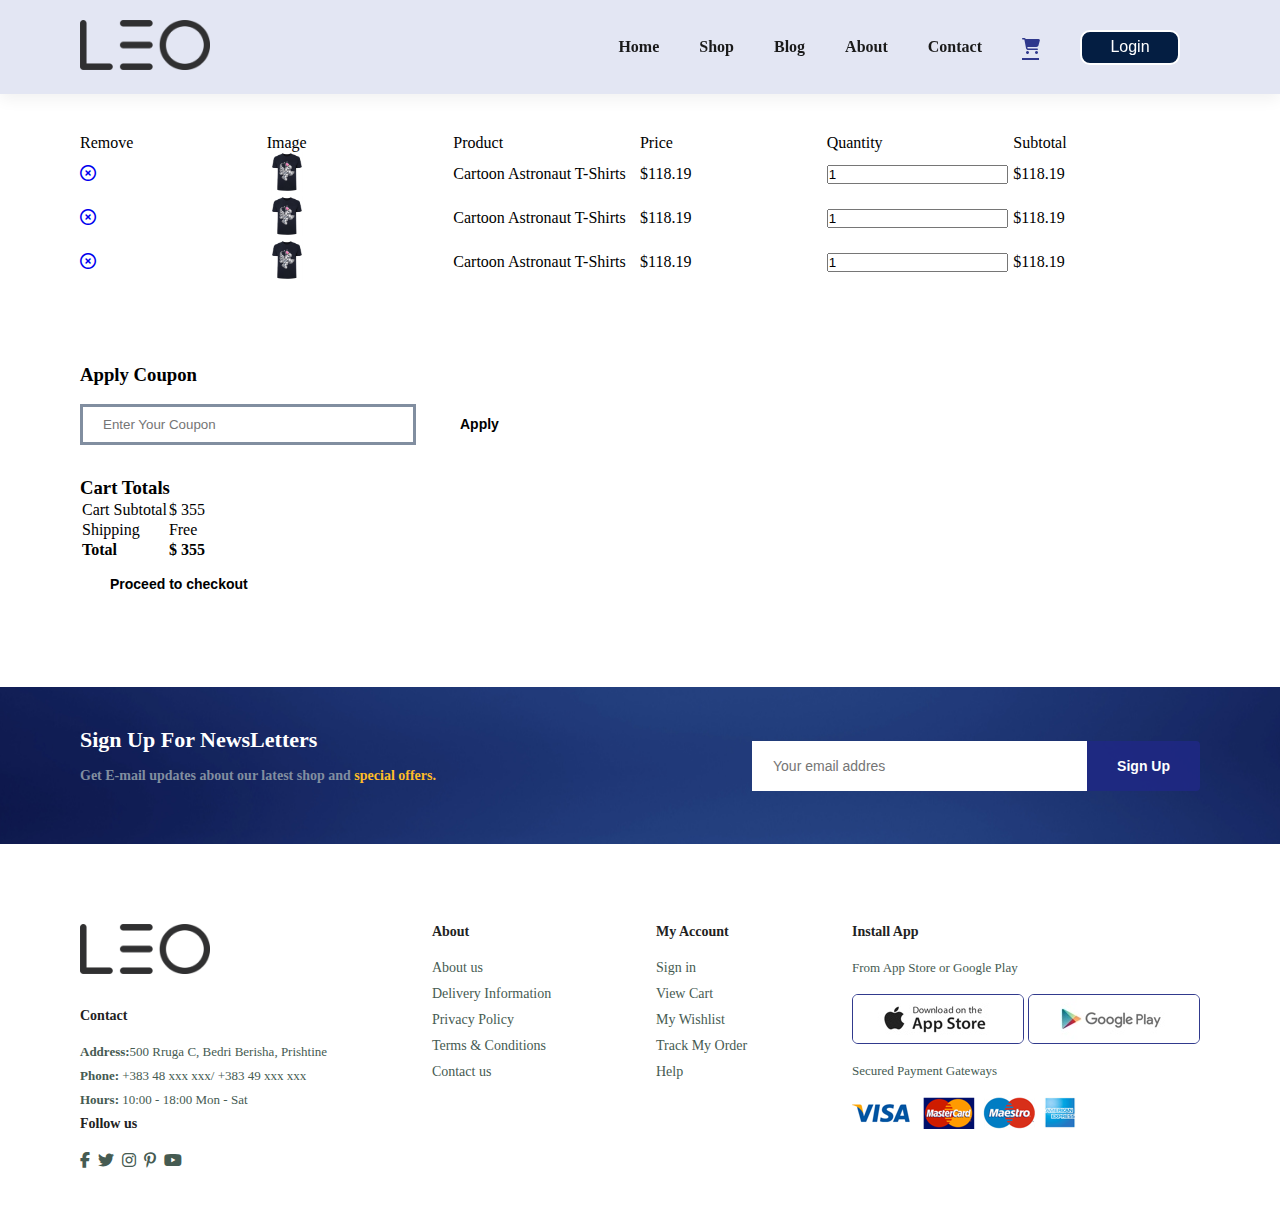
<file: card.html>
<!DOCTYPE html>
<html lang="en">
<head>
    <meta charset="UTF-8">
    <meta name="viewport" content="width=device-width, initial-scale=1.0">
    <title>Card</title>
    <link rel="stylesheet" href="https://cdnjs.cloudflare.com/ajax/libs/font-awesome/6.7.1/css/all.min.css">
    <link rel="stylesheet" href="style.css">
</head>
<body>
    <section id="header">
        <a href="#"><img src="images/orgi/logo1.png" class="logo" alt="" width="130px" height="50px"></a>
        <div>
            <ul id="navbar">
                <li><a href="index.html">Home</a></li>
                <li><a href="shop.html">Shop</a></li>
                <li><a href="blog.html">Blog</a></li>
                <li><a href="about.html">About</a></li>
                <li><a href="contact.html">Contact</a></li>
                <li id="lg-bag"><a class="active"a href="card.html"><i class="fas fa-shopping-cart"></i></a></li>
                <li><a  href="login.html"><button class="btnLogin">Login</button></a></li>
                <a href="#" id="close"><i class="fas fa-times"></i></a>
            </ul>
        </div>
        <div id="mobile">
            <li><a href="card.html"><i class="fas fa-shopping-cart"></i></a></li>
            <i id="bar" class="fas fa-outdent"></i>
        </div>
    </section>

    <section id="cart" class="section-p1">
        <table width="100%">
            <thead>
                <tr>
                    <td>Remove</td>
                    <td>Image</td>
                    <td>Product</td>
                    <td>Price</td>
                    <td>Quantity</td>
                    <td>Subtotal</td>
               </tr>
            </thead>
            <tbody>
                <tr>
                    <td><a href="#"><i class="far fa-times-circle"></i></a></td>
                    <td><img src="images/orgi/cartooncard.jpg" width="40px"></td>
                    <td>Cartoon Astronaut T-Shirts</td>
                    <td>$118.19</td>
                    <td><input type="number" value="1"></td>
                    <td>$118.19</td>
                </tr>
                <tr>
                    <td><a href="#"><i class="far fa-times-circle"></i></a></td>
                    <td><img src="images/orgi/cartooncard.jpg" width="40px"></td>
                    <td>Cartoon Astronaut T-Shirts</td>
                    <td>$118.19</td>
                    <td><input type="number" value="1"></td>
                    <td>$118.19</td>
                </tr>
                <tr>
                    <td><a href="#"><i class="far fa-times-circle"></i></a></td>
                    <td><img src="images/orgi/cartooncard.jpg" width="40px"></td>
                    <td>Cartoon Astronaut T-Shirts</td>
                    <td>$118.19</td>
                    <td><input type="number" value="1"></td>
                    <td>$118.19</td>
                </tr>
            </tbody>
        </table>
    </section>

    <section id="cart-add" class="section-p1">
        <div id="coupon">
            <h3>Apply Coupon</h3>
            <div>
                <input type="text" placeholder="Enter Your Coupon" name="" id="">
                <button class="normal">Apply</button>
            </div>
        </div>

        <div id="subtotal">
            <h3>Cart Totals</h3>
            <table>
                <tr>
                    <td>Cart Subtotal</td>
                    <td>$ 355</td>
                </tr>
                <tr>
                    <td>Shipping</td>
                    <td>Free</td>
                </tr>
                <tr>
                    <td><strong>Total</strong></td>
                    <td><strong>$ 355</strong></td>
                </tr>
            </table>
            <button class="normal">Proceed to checkout</button>
        </div>

    </section>

    <section id="newsletter" class="section-p1 section-m1">
        <div class="newstexts">
            <h4>Sign Up For NewsLetters</h4>
            <p>Get E-mail updates about our latest shop and <span>special offers.</span></p>
        </div>
        <div class="form">
            <input type="text" placeholder="Your email addres">
            <button class="normal">Sign Up</button>
        </div>
    </section>

    <footer class="section-p1">
        <div class="cool">
            <img src="images/orgi/logo1.png" class="logo" alt="" width="130px" height="50px"></a>
            <h4>Contact</h4>
            <p><strong>Address:</strong>500 Rruga C, Bedri Berisha, Prishtine </p>
            <p><strong>Phone:</strong> +383 48 xxx xxx/ +383 49 xxx xxx</p>
            <p><strong>Hours:</strong> 10:00 - 18:00 Mon - Sat</p>
            <div class="follow">
                <h4>Follow us</h4>
                <div class="icon">
                    <i class="fab fa-facebook-f"></i>
                    <i class="fab fa-twitter"></i>
                    <i class="fab fa-instagram"></i>
                    <i class="fab fa-pinterest-p"></i>
                    <i class="fab fa-youtube"></i>
                </div>
            </div>
        </div>

        <div class="col">
            <h4>About</h4>
            <a href="#">About us</a>
            <a href="#">Delivery Information</a>
            <a href="#">Privacy Policy</a>
            <a href="#">Terms & Conditions</a>
            <a href="#">Contact us</a>
        </div>

        <div class="col">
            <h4>My Account</h4>
            <a href="#">Sign in</a>
            <a href="#">View Cart</a>
            <a href="#">My Wishlist</a>
            <a href="#">Track My Order</a>
            <a href="#">Help</a>
        </div>

        <div class="col install">
            <h4>Install App</h4>
            <p>From App Store or Google Play</p>
            <div class="row">
                <img src="images/pay/app.jpg" alt="">
                <img src="images/pay/play.jpg" alt="">
            </div>
            <p>Secured Payment Gateways</p>
            <img src="images/pay/pay.png" alt="">
        </div>
    </footer>

    <script src="script.js"></script>
</body>
</html>
</file>
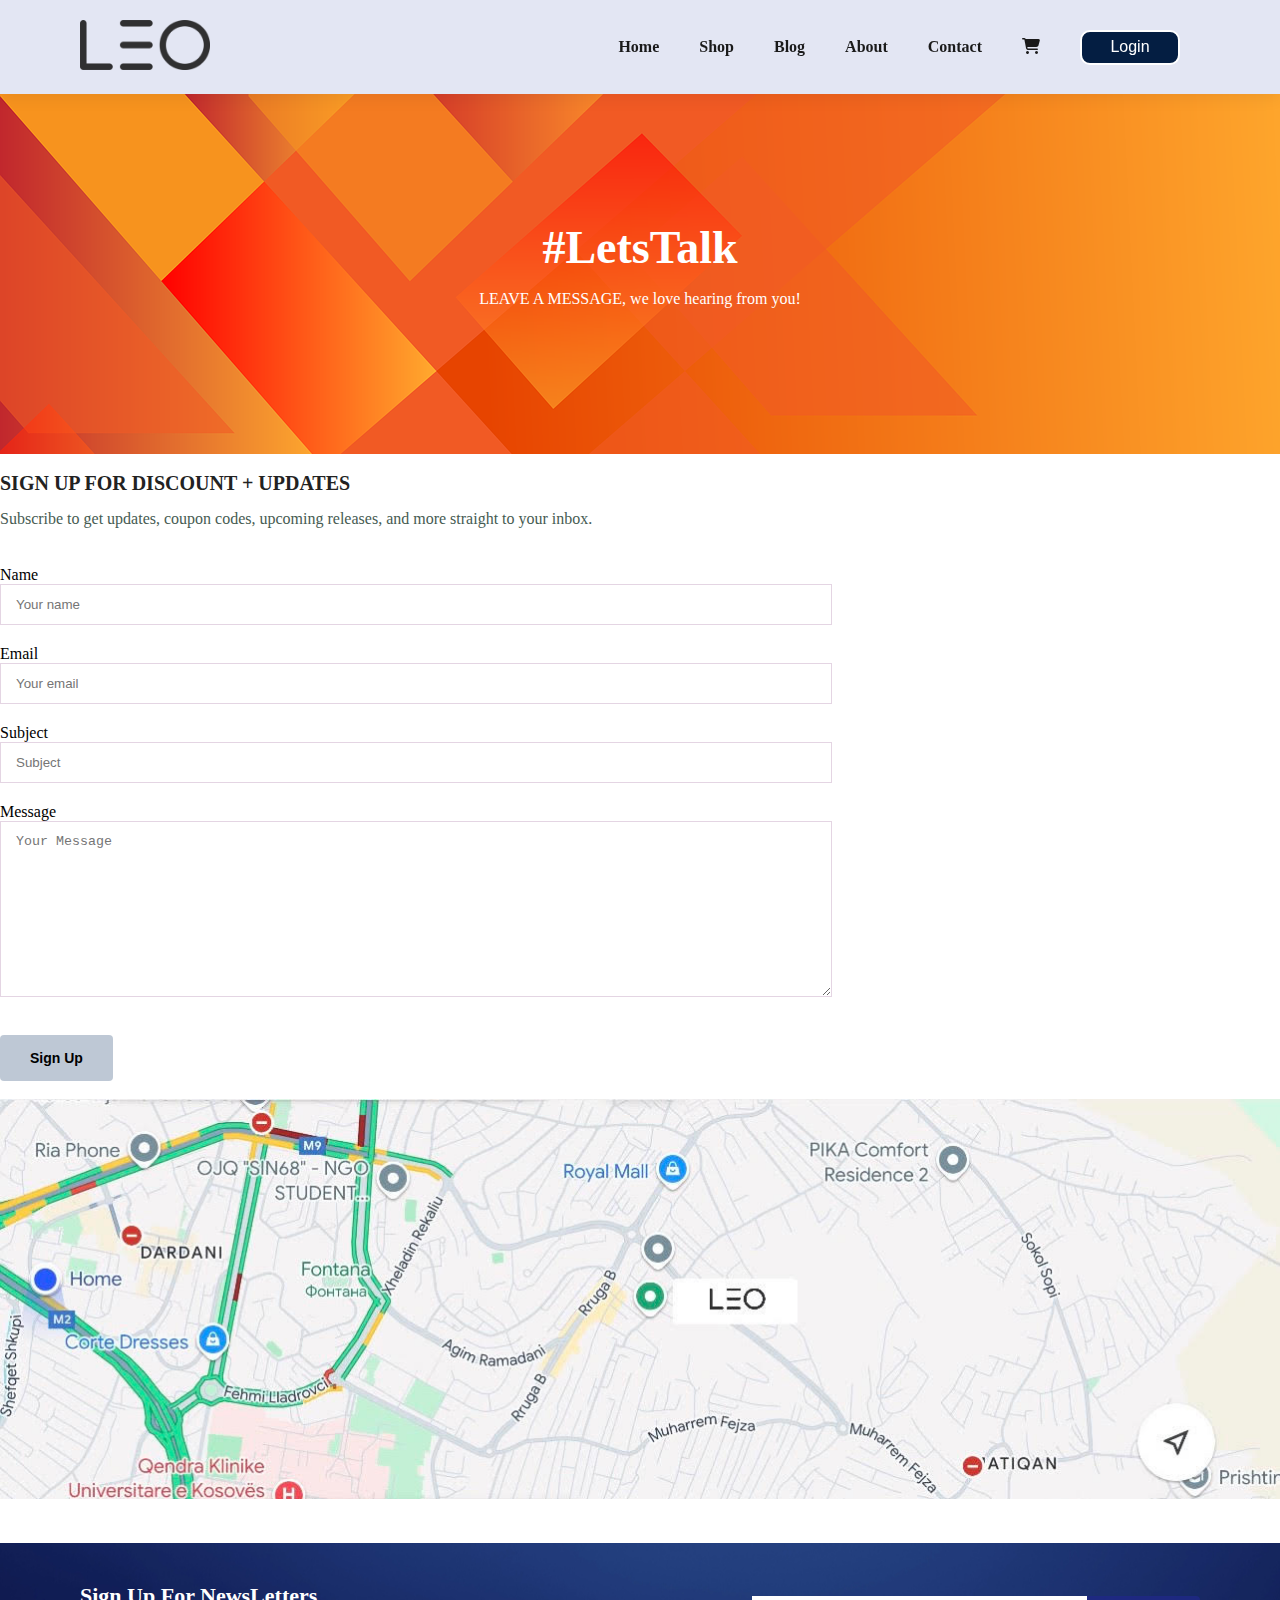
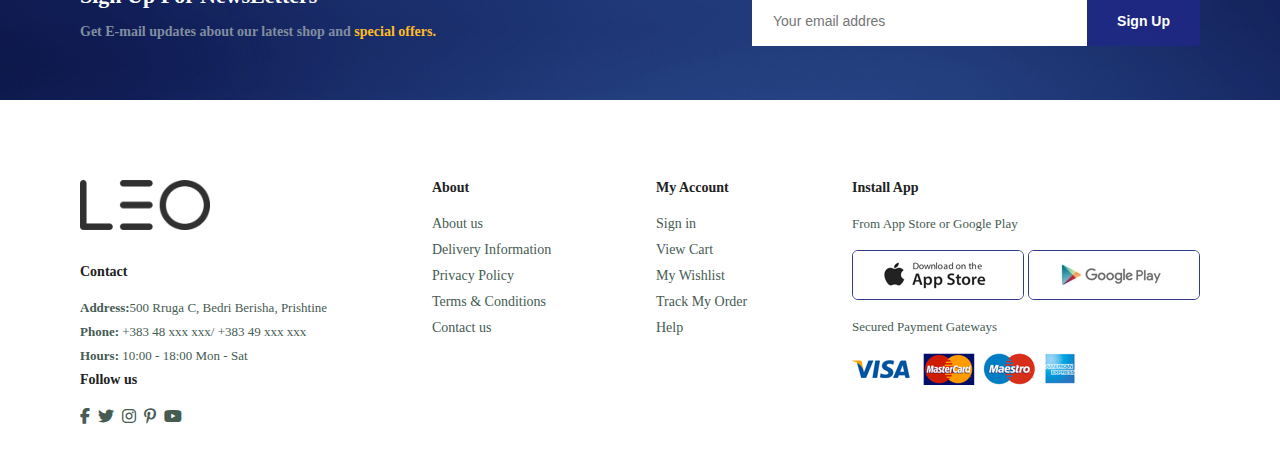
<file: contact.html>
<!DOCTYPE html>
<html lang="en">
<head>
    <meta charset="UTF-8">
    <meta name="viewport" content="width=device-width, initial-scale=1.0">
    <link rel="stylesheet" href="https://cdnjs.cloudflare.com/ajax/libs/font-awesome/6.7.1/css/all.min.css">
    <link rel="stylesheet" href="style.css">
    <title>Document</title>
</head>
<body>
    <section id="header">
        <a href="#"><img src="images/orgi/logo1.png" class="logo" alt="" width="130px" height="50px"></a>
        <div>
            <ul id="navbar">
                <li><a href="index.html">Home</a></li>
                <li><a href="shop.html">Shop</a></li>
                <li><a href="blog.html">Blog</a></li>
                <li><a href="about.html">About</a></li>
                <li><a href="contact.html">Contact</a></li>
                <li id="lg-bag"><a href="card.html"><i class="fas fa-shopping-cart"></i></a></li>
                <li><a  href="login.html"><button class="btnLogin">Login</button></a></li>
                <a href="#" id="close"><i class="fas fa-times"></i></a>
            </ul>
        </div>
    </section>
    <section id="page-header" class="blog-header">
        <h2>#LetsTalk</h2>
        <p>LEAVE A MESSAGE, we love hearing from you!</p>
    </section>
&nbsp;
&nbsp;
&nbsp;

<section id="form-details">
    <form action="">
        <h4>SIGN UP FOR DISCOUNT + UPDATES </h4>
        <p>Subscribe to get updates, coupon codes, upcoming releases, and more straight to your inbox.</p><br>
        <label for="subject">Name</label>
        <input type="text" placeholder="Your name">
        <label for="subject">Email</label>
        <input type="text"placeholder="Your email">
        <label for="subject">Subject</label>
        <input type="text"placeholder="Subject">
        <label for="Message">Message</label>
        <textarea name="" id="" cols="30" rows="10" placeholder="Your Message"></textarea>
        <br>
         <button class="normal">Sign Up</button>
        </form>
    </section>
    <br>
</div>
<img src="images/orgi/locationn.jpg" alt="" height="auto" width="100%"> 
</div>
<br>

    <section id="newsletter" class="section-p1 section-m1">
        <div class="newstexts">
            <h4>Sign Up For NewsLetters</h4>
            <p>Get E-mail updates about our latest shop and <span>special offers.</span></p>
        </div>
        <div class="form">
            <input type="text" placeholder="Your email addres">
            <button class="normal">Sign Up</button>
        </div>
    </section>

    <footer class="section-p1">
        <div class="cool">
            <img src="images/orgi/logo1.png" class="logo" alt="" width="130px" height="50px"></a>
            <h4>Contact</h4>
            <p><strong>Address:</strong>500 Rruga C, Bedri Berisha, Prishtine </p>
            <p><strong>Phone:</strong> +383 48 xxx xxx/ +383 49 xxx xxx</p>
            <p><strong>Hours:</strong> 10:00 - 18:00 Mon - Sat</p>
            <div class="follow">
                <h4>Follow us</h4>
                <div class="icon">
                    <i class="fab fa-facebook-f"></i>
                    <i class="fab fa-twitter"></i>
                    <i class="fab fa-instagram"></i>
                    <i class="fab fa-pinterest-p"></i>
                    <i class="fab fa-youtube"></i>
                </div>
            </div>
        </div>

        <div class="col">
            <h4>About</h4>
            <a href="#">About us</a>
            <a href="#">Delivery Information</a>
            <a href="#">Privacy Policy</a>
            <a href="#">Terms & Conditions</a>
            <a href="#">Contact us</a>
        </div>

        <div class="col">
            <h4>My Account</h4>
            <a href="#">Sign in</a>
            <a href="#">View Cart</a>
            <a href="#">My Wishlist</a>
            <a href="#">Track My Order</a>
            <a href="#">Help</a>
        </div>

        <div class="col install">
            <h4>Install App</h4>
            <p>From App Store or Google Play</p>
            <div class="row">
                <img src="images/pay/app.jpg" alt="">
                <img src="images/pay/play.jpg" alt="">
            </div>
            <p>Secured Payment Gateways</p>
            <img src="images/pay/pay.png" alt="">
        </div>
    </footer>

    <script src="script.js"></script>
</body>
</html>
</file>
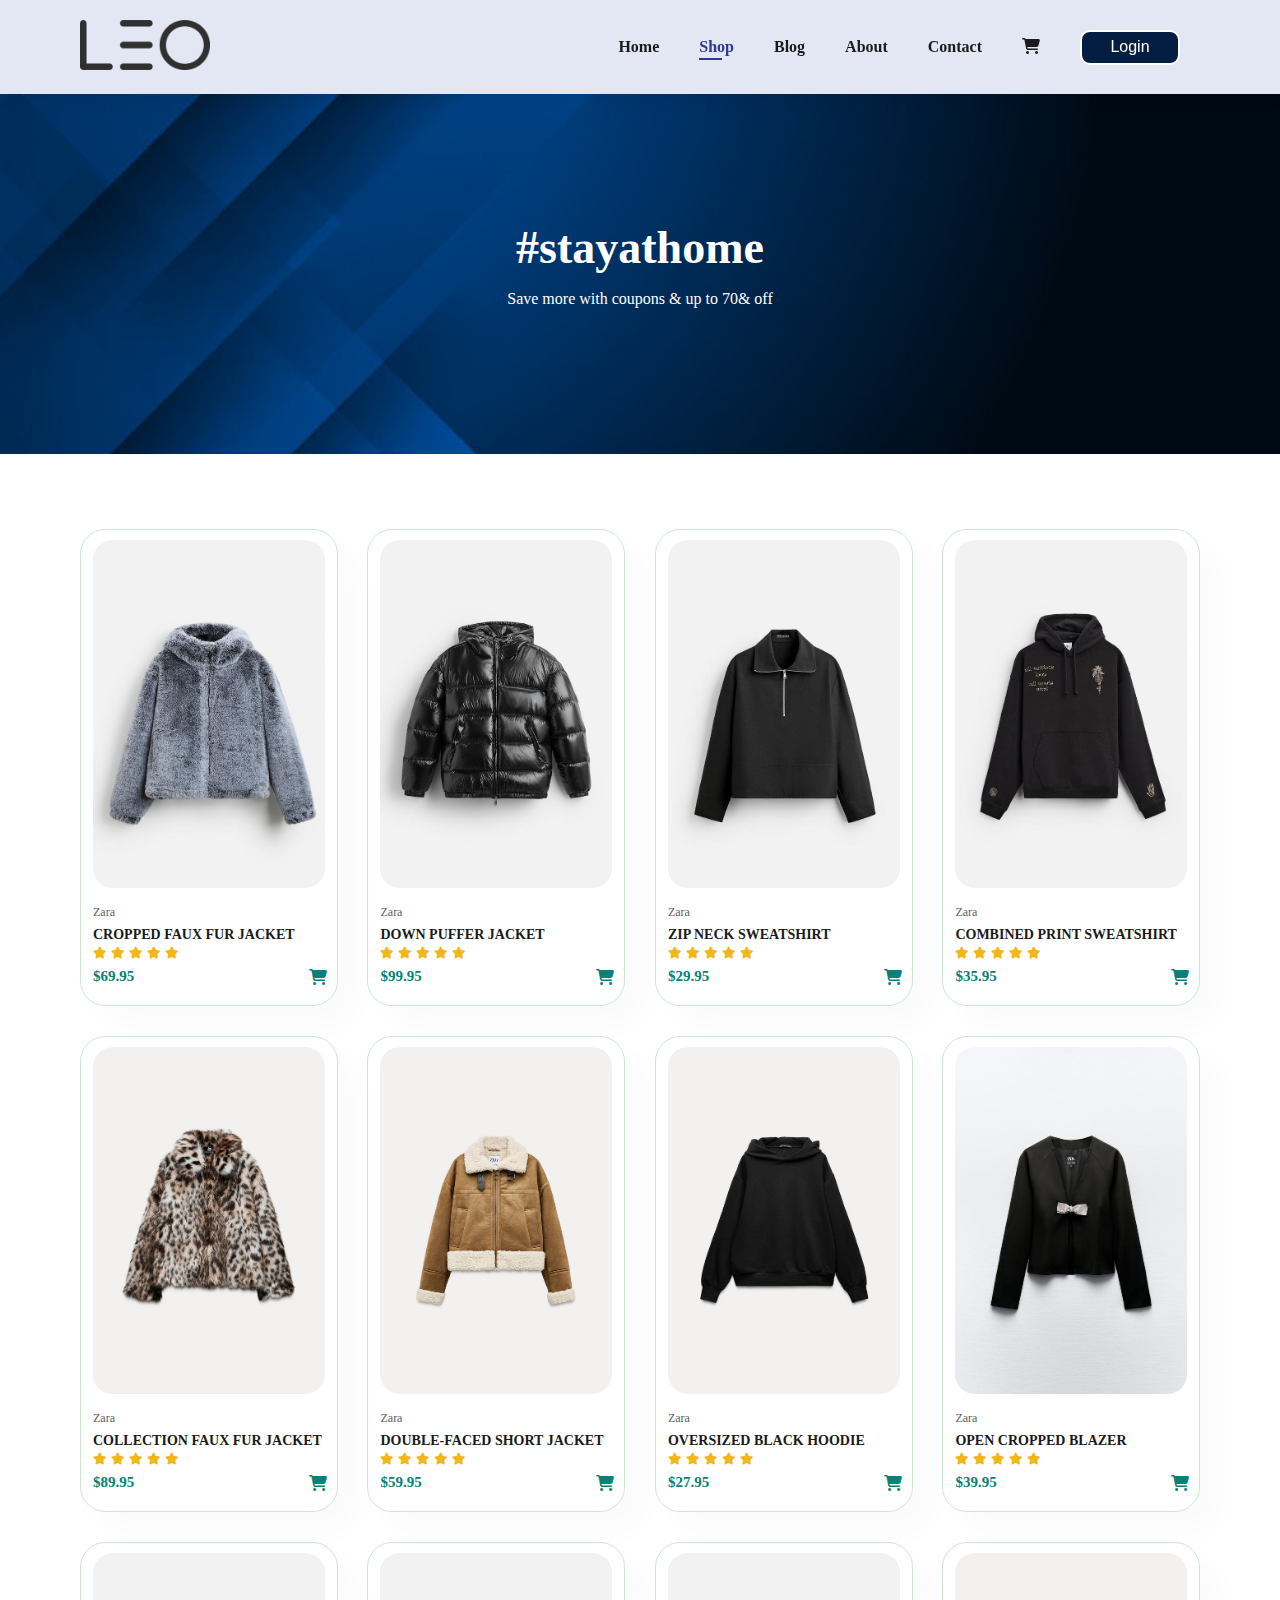
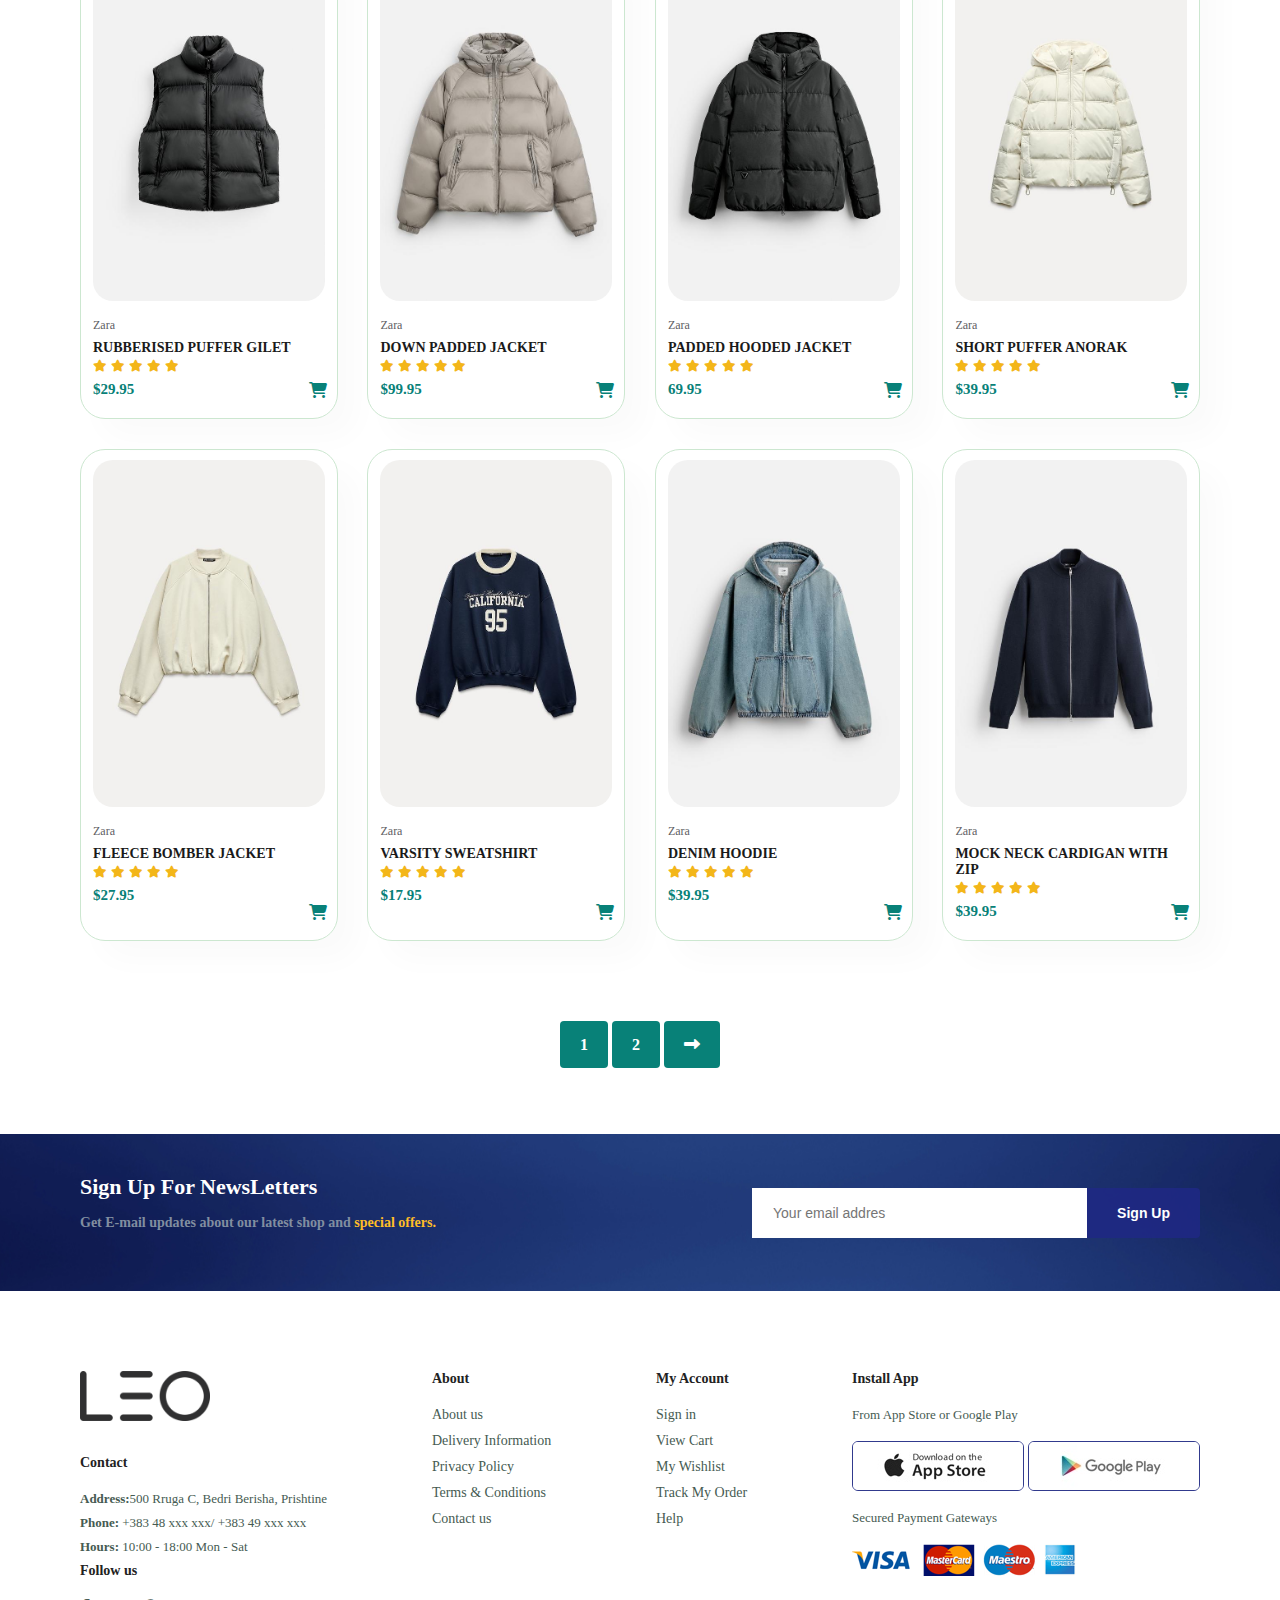
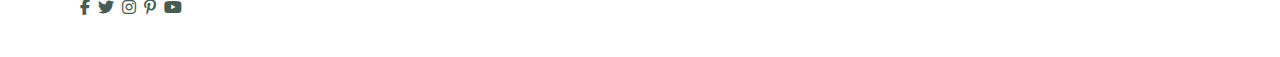
<file: shop.html>
<!DOCTYPE html>
<html lang="en">
<head>
    <meta charset="UTF-8">
    <meta name="viewport" content="width=device-width, initial-scale=1.0">
    <title>E-Commerce</title>
    <link rel="stylesheet" href="https://cdnjs.cloudflare.com/ajax/libs/font-awesome/6.7.0/css/all.min.css">
    <link rel="stylesheet" href="style.css">
</head>
<body>
    
    <section id="header">
        <a href="#"><img src="images/orgi/logo1.png" class="logo" alt="" width="130px" height="50px"></a>
        <div>
            <ul id="navbar">
                <li><a href="index.html">Home</a></li>
                <li><a class="active" href="shop.html">Shop</a></li>
                <li><a href="blog.html">Blog</a></li>
                <li><a href="about.html">About</a></li>
                <li><a href="contact.html">Contact</a></li>
                <li id="lg-bag"><a href="card.html"><i class="fas fa-shopping-cart"></i></a></li>
                <li><a href="login.html"><button class="btnLogin">Login</button></a></li>
                <a href="#" id="close"><i class="fas fa-times"></i></a>
            </ul>
        </div>
        <div id="mobile">
            <li><a href="card.html"><i class="fas fa-shopping-cart"></i></a></li>
            <i id="bar" class="fas fa-outdent"></i>
        </div>
    </section>

    <section id="page-header">
        
        <h2>#stayathome</h2>
        
        <p>Save more with coupons & up to 70& off</p>
        
    </section>


    <section id="product1" class="section-p1">
        <div class="pro-container" onclick="window.location.href='sproduct.html';">
            <div class="pro">
                <img src="images/Products/product1.jpg" alt="">
                <div class="des">
                    <span>Zara</span>
                    <h5>CROPPED FAUX FUR JACKET</h5>
                    <div class="star">
                        <i class="fas fa-star"></i>
                        <i class="fas fa-star"></i>
                        <i class="fas fa-star"></i>
                        <i class="fas fa-star"></i>
                        <i class="fas fa-star"></i>
                    </div>
                    <h4>$69.95</h4>
                </div>
                <a href="#"><i class="fa-solid fa-cart-shopping cart" style="color: #088178;"></i></a>
            </div>
            <div class="pro">
                <img src="images/Products/product4.jpg" alt="">
                <div class="des">
                    <span>Zara</span>
                    <h5>DOWN PUFFER JACKET</h5>
                    <div class="star">
                        <i class="fas fa-star"></i>
                        <i class="fas fa-star"></i>
                        <i class="fas fa-star"></i>
                        <i class="fas fa-star"></i>
                        <i class="fas fa-star"></i>
                    </div>
                    <h4>$99.95</h4>
                </div>
                <a href="#"><i class="fa-solid fa-cart-shopping cart" style="color: #088178;"></i></a>
                </div>
                <div class="pro">
                    <img src="images/Products/product5.jpg" alt="">
                    <div class="des">
                        <span>Zara</span>
                        <h5>ZIP NECK SWEATSHIRT</h5>
                        <div class="star">
                            <i class="fas fa-star"></i>
                            <i class="fas fa-star"></i>
                            <i class="fas fa-star"></i>
                            <i class="fas fa-star"></i>
                            <i class="fas fa-star"></i>
                        </div>
                        <h4>$29.95</h4>
                    </div>
                    <a href="#"><i class="fa-solid fa-cart-shopping cart" style="color: #088178;"></i></a>
                    </div>
                    <div class="pro">
                        <img src="images/Products/product6.jpg" alt="">
                        <div class="des">
                            <span>Zara</span>
                            <h5>COMBINED PRINT SWEATSHIRT</h5>
                            <div class="star">
                                <i class="fas fa-star"></i>
                                <i class="fas fa-star"></i>
                                <i class="fas fa-star"></i>
                                <i class="fas fa-star"></i>
                                <i class="fas fa-star"></i>
                            </div>
                            <h4>$35.95</h4>
                        </div>
                        <a href="#"><i class="fa-solid fa-cart-shopping cart" style="color: #088178;"></i></a>
                        </div>
                        <div class="pro">
                            <img src="images/Products/product2.jpg" alt="">
                            <div class="des">
                                <span>Zara</span>
                                <h5>COLLECTION FAUX FUR JACKET</h5>
                                <div class="star">
                                    <i class="fas fa-star"></i>
                                    <i class="fas fa-star"></i>
                                    <i class="fas fa-star"></i>
                                    <i class="fas fa-star"></i>
                                    <i class="fas fa-star"></i>
                                </div>
                                <h4>$89.95</h4>
                            </div>
                            <a href="#"><i class="fa-solid fa-cart-shopping cart" style="color: #088178;"></i></a>
                            </div>
                            <div class="pro">
                                <img src="images/Products/product3.jpg" alt="">
                                <div class="des">
                                    <span>Zara</span>
                                    <h5>DOUBLE-FACED SHORT JACKET</h5>
                                    <div class="star">
                                        <i class="fas fa-star"></i>
                                        <i class="fas fa-star"></i>
                                        <i class="fas fa-star"></i>
                                        <i class="fas fa-star"></i>
                                        <i class="fas fa-star"></i>
                                    </div>
                                    <h4>$59.95</h4>
                                </div>
                                <a href="#"><i class="fa-solid fa-cart-shopping cart" style="color: #088178;"></i></a>
                                </div>
                                <div class="pro">
                                    <img src="images/Products/product8.jpg" alt="">
                                    <div class="des">
                                        <span>Zara</span>
                                        <h5>OVERSIZED BLACK HOODIE</h5>
                                        <div class="star">
                                            <i class="fas fa-star"></i>
                                            <i class="fas fa-star"></i>
                                            <i class="fas fa-star"></i>
                                            <i class="fas fa-star"></i>
                                            <i class="fas fa-star"></i>
                                        </div>
                                        <h4>$27.95</h4>
                                    </div>
                                    <a href="#"><i class="fa-solid fa-cart-shopping cart" style="color: #088178;"></i></a>
                                    </div>
                                    <div class="pro">
                                        <img src="images/Products/product7.jpg" alt="">
                                        <div class="des">
                                            <span>Zara</span>
                                            <h5>OPEN CROPPED BLAZER</h5>
                                            <div class="star">
                                                <i class="fas fa-star"></i>
                                                <i class="fas fa-star"></i>
                                                <i class="fas fa-star"></i>
                                                <i class="fas fa-star"></i>
                                                <i class="fas fa-star"></i>
                                            </div>
                                            <h4>$39.95</h4>
                                        </div>
                                        <a href="#"><i class="fa-solid fa-cart-shopping cart" style="color: #088178;"></i></a>
                                        </div>
                                        <div class="pro">
                                            <img src="images/arrivals/a1.jpg" alt="">
                                            <div class="des">
                                                <span>Zara</span>
                                                <h5>RUBBERISED PUFFER GILET</h5>
                                                <div class="star">
                                                    <i class="fas fa-star"></i>
                                                    <i class="fas fa-star"></i>
                                                    <i class="fas fa-star"></i>
                                                    <i class="fas fa-star"></i>
                                                    <i class="fas fa-star"></i>
                                                </div>
                                                <h4>$29.95</h4>
                                            </div>
                                            <a href="#"><i class="fa-solid fa-cart-shopping cart" style="color: #088178;"></i></a>
                                        </div>
                                        <div class="pro">
                                            <img src="images/arrivals/a2.jpg" alt="">
                                            <div class="des">
                                                <span>Zara</span>
                                                <h5>DOWN PADDED JACKET</h5>
                                                <div class="star">
                                                    <i class="fas fa-star"></i>
                                                    <i class="fas fa-star"></i>
                                                    <i class="fas fa-star"></i>
                                                    <i class="fas fa-star"></i>
                                                    <i class="fas fa-star"></i>
                                                </div>
                                                <h4>$99.95</h4>
                                            </div>
                                            <a href="#"><i class="fa-solid fa-cart-shopping cart" style="color: #088178;"></i></a>
                                            </div>
                                            <div class="pro">
                                                <img src="images/arrivals/a3.jpg" alt="">
                                                <div class="des">
                                                    <span>Zara</span>
                                                    <h5>PADDED HOODED JACKET</h5>
                                                    <div class="star">
                                                        <i class="fas fa-star"></i>
                                                        <i class="fas fa-star"></i>
                                                        <i class="fas fa-star"></i>
                                                        <i class="fas fa-star"></i>
                                                        <i class="fas fa-star"></i>
                                                    </div>
                                                    <h4>69.95</h4>
                                                </div>
                                                <a href="#"><i class="fa-solid fa-cart-shopping cart" style="color: #088178;"></i></a>
                                                </div>
                                                <div class="pro">
                                                    <img src="images/arrivals/a4.jpg" alt="">
                                                    <div class="des">
                                                        <span>Zara</span>
                                                        <h5>SHORT PUFFER ANORAK</h5>
                                                        <div class="star">
                                                            <i class="fas fa-star"></i>
                                                            <i class="fas fa-star"></i>
                                                            <i class="fas fa-star"></i>
                                                            <i class="fas fa-star"></i>
                                                            <i class="fas fa-star"></i>
                                                        </div>
                                                        <h4>$39.95</h4>
                                                    </div>
                                                    <a href="#"><i class="fa-solid fa-cart-shopping cart" style="color: #088178;"></i></a>
                                                    </div>
                                                    <div class="pro">
                                                        <img src="images/arrivals/a5.jpg" alt="">
                                                        <div class="des">
                                                            <span>Zara</span>
                                                            <h5>FLEECE BOMBER JACKET</h5>
                                                            <div class="star">
                                                                <i class="fas fa-star"></i>
                                                                <i class="fas fa-star"></i>
                                                                <i class="fas fa-star"></i>
                                                                <i class="fas fa-star"></i>
                                                                <i class="fas fa-star"></i>
                                                            </div>
                                                            <h4>$27.95</h4>
                                                        </div>
                                                        <a href="#"><i class="fa-solid fa-cart-shopping cart" style="color: #088178;"></i></a>
                                                        </div>
                                                        <div class="pro">
                                                            <img src="images/arrivals/a6.jpg" alt="">
                                                            <div class="des">
                                                                <span>Zara</span>
                                                                <h5>VARSITY SWEATSHIRT</h5>
                                                                <div class="star">
                                                                    <i class="fas fa-star"></i>
                                                                    <i class="fas fa-star"></i>
                                                                    <i class="fas fa-star"></i>
                                                                    <i class="fas fa-star"></i>
                                                                    <i class="fas fa-star"></i>
                                                                </div>
                                                                <h4>$17.95</h4>
                                                            </div>
                                                            <a href="#"><i class="fa-solid fa-cart-shopping cart" style="color: #088178;"></i></a>
                                                            </div>
                                                            <div class="pro">
                                                                <img src="images/arrivals/a7.jpg" alt="">
                                                                <div class="des">
                                                                    <span>Zara</span>
                                                                    <h5>DENIM HOODIE</h5>
                                                                    <div class="star">
                                                                        <i class="fas fa-star"></i>
                                                                        <i class="fas fa-star"></i>
                                                                        <i class="fas fa-star"></i>
                                                                        <i class="fas fa-star"></i>
                                                                        <i class="fas fa-star"></i>
                                                                    </div>
                                                                    <h4>$39.95</h4>
                                                                </div>
                                                                <a href="#"><i class="fa-solid fa-cart-shopping cart" style="color: #088178;"></i></a>
                                                                </div>
                                                                <div class="pro">
                                                                    <img src="images/arrivals/a8.jpg" alt="">
                                                                    <div class="des">
                                                                        <span>Zara</span>
                                                                        <h5>MOCK NECK CARDIGAN WITH ZIP</h5>
                                                                        <div class="star">
                                                                            <i class="fas fa-star"></i>
                                                                            <i class="fas fa-star"></i>
                                                                            <i class="fas fa-star"></i>
                                                                            <i class="fas fa-star"></i>
                                                                            <i class="fas fa-star"></i>
                                                                        </div>
                                                                        <h4>$39.95</h4>
                                                                    </div>
                                                                    <a href="#"><i class="fa-solid fa-cart-shopping cart" style="color: #088178;"></i></a>
                                                                    </div>
                                    </div>
    </section>

    <section id="pagination" class="section-p1">
        <a href="#">1</a>
        <a href="#">2</a>
        <a href="#"><i class="fa-solid fa-right-long"></i></a>
    </section>

    <section id="newsletter" class="section-p1 section-m1">
        <div class="newstexts">
            <h4>Sign Up For NewsLetters</h4>
            <p>Get E-mail updates about our latest shop and <span>special offers.</span></p>
        </div>
        <div class="form">
            <input type="text" placeholder="Your email addres">
            <button class="normal">Sign Up</button>
        </div>
    </section>
    
    <footer class="section-p1">
        <div class="cool">
            <img src="images/orgi/logo1.png" class="logo" alt="" width="130px" height="50px"></a>
            <h4>Contact</h4>
            <p><strong>Address:</strong>500 Rruga C, Bedri Berisha, Prishtine </p>
            <p><strong>Phone:</strong> +383 48 xxx xxx/ +383 49 xxx xxx</p>
            <p><strong>Hours:</strong> 10:00 - 18:00 Mon - Sat</p>
            <div class="follow">
                <h4>Follow us</h4>
                <div class="icon">
                    <i class="fab fa-facebook-f"></i>
                    <i class="fab fa-twitter"></i>
                    <i class="fab fa-instagram"></i>
                    <i class="fab fa-pinterest-p"></i>
                    <i class="fab fa-youtube"></i>
                </div>
            </div>
        </div>

        <div class="col">
            <h4>About</h4>
            <a href="#">About us</a>
            <a href="#">Delivery Information</a>
            <a href="#">Privacy Policy</a>
            <a href="#">Terms & Conditions</a>
            <a href="#">Contact us</a>
        </div>

        <div class="col">
            <h4>My Account</h4>
            <a href="#">Sign in</a>
            <a href="#">View Cart</a>
            <a href="#">My Wishlist</a>
            <a href="#">Track My Order</a>
            <a href="#">Help</a>
        </div>

        <div class="col install">
            <h4>Install App</h4>
            <p>From App Store or Google Play</p>
            <div class="row">
                <img src="images/pay/app.jpg" alt="">
                <img src="images/pay/play.jpg" alt="">
            </div>
            <p>Secured Payment Gateways</p>
            <img src="images/pay/pay.png" alt="">
        </div>
    </footer>



    <script src="script.js"></script>
</body>
</html>
</file>
<file: style.css>
@import url('https://cdnjs.cloudflare.com/ajax/libs/font-awesome/6.7.1/css/all.min.css');
*{
    margin: 0;
    padding: 0;
    box-sizing: border-box;
    font-family: 'Spartan' sans-serif;
}

h1{
    font-size: 50px;
    line-height: 64px;
    color: #222;
}

h2{
    font-size: 46px;
    line-height: 54px;
    color: #222;
}

h4{
    font-size: 20px;
    color: #222;
}

h6{
    font-weight: 700;
    font-size: 12px;
}

p{
    font-size: 16px;
    color: #465b52;
    margin: 15px 0 20px 0;
}

.section-p1{
    padding: 40px 80px;
    
}

.section-m1{
    margin: 40px 0;
}

 button.normal{
    font-size: 14px;
    font-weight: 600;
    padding: 15px 30px;
    color: black;
    background-color: white;
    border-radius: 4px;
    cursor: pointer;
    border: none;
    outline: none;
    transition: 0.2s;
 }

 button.white{
    font-size: 13px;
    font-weight: 600;
    padding: 11px 18px;
    color: white;
    background-color: transparent;
    cursor: pointer;
    border: 1px solid white;
    outline: none;
    transition: 0.2s;
 }

body{
    width: 100%;
}

.img{
    height: 25px;
    width: 80px;
}

#header{
    display: flex;
    align-items: center;
    justify-content: space-between;
    padding: 20px 80px;
    background: #E3E6F3;
    box-shadow: 0 5px 15px rgba(0, 0, 0, 0.06);
    z-index: 999;
    position: sticky;
    top: 0;
    left: 0;

}

#navbar{
    display: flex;
    align-items: center;
    justify-content: center;
}

#navbar li{
    list-style: none;
    padding: 0 20px;
    position: relative;

}

#navbar li a{
    text-decoration: none;
    font-size: 16px;
    font-weight: 600;
    color: #1a1a1a;
    transition: 0.3s ease;
}


#navbar li a:hover,
#navbar li a.active{
    color:rgba(30, 40, 131, 0.918);
}

#navbar li a.active::after,
#navbar li a:hover::after{
    content: "";
    width: 30%;
    height: 2px;
    background: rgba(30, 40, 131, 0.918);
    position: absolute;
    bottom: -4px;
    left: 20px;
}
#mobile{
    display: none;
    align-items: center;
}

#close{
    display: none;
}

#hero{
    background-image: url(images/image1.png);
    height: 90vh;
    width: 100%;
    background-size: cover;
    background-position: top 25% right 0 ;
    padding: 0 80px;
    display: flex;
    flex-direction: column;
    align-items: flex-start;
    justify-content: center;


}

#hero h4{
    padding-bottom: 15px;

}

#hero h1{
    color: rgba(30, 40, 131, 0.918);
}

#hero button{
    background-image:url(images/button.png);
    background-color: transparent;
    color: rgba(30, 40, 131, 0.918);
    border: 0;
    padding: 14px 80px 14px 65px;
    background-repeat: no-repeat;
    cursor: pointer;
    font-weight: 700;
    font-size: 15px;
}

#feature{
    display: flex;
    align-items: center;
    justify-content: space-between;
    flex-wrap: wrap;
}


#feature .fe-box{
    width: 180px;
    text-align: center;
    padding: 25px 15px;
    box-shadow: 20px 20px 34px rgba(0, 0, 0, 0.03);
    border: 1px solid #cce7f0; 
    border-radius: 4px;
    margin: 15px 0;

   
}

#feature .fe-box:hover{
    box-shadow: 10px 10px 54px rgba(70, 62, 221, 0.1);
}

#feature .fe-box img{
    width: 100%;
    margin-bottom: 10px;
}

#feature .fe-box h6{
    display: inline-block;
    padding: 9px 8px 6px 8px;
    line-height: 1;
    border-radius: 4px;
    color: #088178;
    background-color: #fddde5;
}

#feature .fe-box :nth-child(2) h6{
    background-color: #cdebbc;
}

#feature .fe-box :nth-child(3) h6{
    background-color: #d1e8f2;
}
#feature .fe-box :nth-child(4) h6{
    background-color: #cdd4f8;
}
#feature .fe-box :nth-child(5) h6{
    background-color: #f6dbf6;
}
#feature .fe-box :nth-child(6) h6{
    background-color: #fff2e5;
}
#product1{
    text-align: center;
}

#product1 .pro-container{
    display: flex;
    justify-content:  space-between;
    padding-top: 20px;
    flex-wrap: wrap;
}
#product1 .pro{
    width: 23%;
    min-width: 250px;
    padding: 10px 12px;
    border: 1px solid #cce7d0;
    border-radius: 25px;
    cursor: pointer;
    box-shadow: 20px 20px 30px rgba(0, 0, 0, 0.02);
    margin: 15px 0;
    transition: 0.2s ease;
    position: relative;
}

#product1 .pro:hover{
    box-shadow: 20px 20px 30px rgba(0, 0, 0, 0.06);
}

#product1 .pro img{
    width: 100%;
    border-radius: 20px;
}

#product1 .pro .des{
    text-align: start;
    padding: 10px 0;

}


#product1 .pro .des span{
    color: #606063;
    font-size: 12px;
}

#product1 .pro .des  h5{
    padding-top: 7px;
    color: #1a1a1a;
    font-size: 14px;
}


#product1 .pro .des i{
    font-size: 12px;
    color: rgb(243, 182, 25);
}


#product1 .pro .des h4{
    padding-top: 7px;
    font-size: 15px;
    font-weight: 700;
    color: #088178;
}


#product1 .pro .cart{
    position: absolute;
    bottom: 20px;
    right: 10px;

}

#banner{
    display: flex;
    flex-direction: column;
    justify-content: center;
    align-items: center;
    text-align: center;
    background-image: url(images/banner/b1.jpg);
    width: 100%;
    height: 30vh;
    background-size: cover;
    background-position: center;
}

#banner h4{
    color: white;
    font-size: 16px;
}

#banner h2{
    color: white;
    font-size: 30px;
    padding: 10px 0;
}

#banner h2 span{
    color: #ef3636;
}

#banner button:hover{
    background: rgba(87, 94, 160, 0.918);
    color: #fff;
}
#sm-banner {
    display: flex;
    justify-content: space-between;
    flex-wrap: wrap;
}

#sm-banner .banner-box{
    display: flex;
    flex-direction: column;
    justify-content: center;
    align-items: flex-start;
    background-image: url(images/banner/b2.webp);
    min-width: 580px;
    height: 50vh;
    background-size: cover;
    background-position: center;
    padding: 30px;
}

#sm-banner .banner-box2{
    display: flex;
    flex-direction: column;
    justify-content: center;
    align-items: flex-start;
    background-image: url(images/banner/b3.jpg);
    min-width: 580px;
    height: 50vh;
    background-size: cover;
    background-position: center;
    padding: 30px;
}

#sm-banner h4{
    color: #fff;
    font-size: 20px;
    font-weight: 300;
}

#sm-banner h2{
    color: #fff;
    font-size: 28px;
    font-weight: 800;
}

#sm-banner span{
    color: #fff;
    font-size: 14px;
    font-weight: 500;
    padding-bottom: 15px;
}

#sm-banner .banner-box:hover button{
    background-color: rgba(30, 40, 131, 0.918);
    border: 1px solid rgba(30, 40, 131, 0.918);
}

#banner3{
    display: flex;
    justify-content: space-between;
    flex-wrap: wrap;
    padding: 0 80px;
}


#banner3 .banner-box{
    display: flex;
    flex-direction: column;
    justify-content: center;
    align-items: flex-start;
    background-image: url(images/banner/b4.jpg);
    min-width: 30%;
    height: 30vh;
    background-size: cover;
    background-position: center;
    padding: 20px;
    margin-bottom: 20px;
}
#banner3 .banner-box2{
    background-image: url(images/banner/b5.jpg);
}
#banner3 .banner-box3{
    background-image: url(images/banner/b6.jpg);
}
#banner3 .banner-box3 h3{
    color: #fff;
}
#banner3 h2{
    color: #fff;
    font-weight: 900;
    font-size: 22px;
}

#banner3 h3{
    color: #ec544e;
    font-weight: 800;
    font-size: 15px;
}

#newsletter{
    display: flex;
    justify-content: space-between;
    flex-wrap: wrap;
    align-items: center;
    background-image: url(images/banner/b7.png);
    background-repeat: no-repeat;
    background-position: 20% 30%;
    background-color: #041e42;
}

#newsletter h4{
    font-size: 22px;
    font-weight: 700;
    color: #fff;
}

#newsletter p{
    font-size: 14px;
    font-weight: 600;
    color: #818ea0;
}

#newsletter p span{
    color: #ffbd27;
}

#newsletter .form {
    display: flex;
    width: 40%;
}

#newsletter input{
    height: 3.125rem;
    padding: 0 1.25rem;
    font-size: 14px;
    width: 100%;
    border: 1px solid transparent;
    outline: none;
    border-top-right-radius: 0;
    border-bottom-right-radius: 0;
}

#newsletter button{
    background-color:  rgba(30, 40, 131, 0.918);
    color: #fff;
    white-space: nowrap;
    border-top-left-radius: 0;
    border-bottom-left-radius: 0;
}

footer{
    display: flex;
    flex-wrap: wrap;
    justify-content: space-between;
}

footer .col{
    display: flex;
    flex-direction: column;
    align-items: flex-start;
    margin-bottom: 20px;
}

footer .logo{
    margin-bottom: 30px;
}

footer h4{
    font-size: 14px;
    padding-bottom: 20px;
}

footer p{
    font-size: 13px;
    margin: 0 0 8px 0;
}

footer a{
    font-size: 14px;
    text-decoration: none;
    color: #465b52;
    margin-bottom: 10px;
}

footer .follow i{
    color: #465b52;
    padding-right: 4px;
    cursor: pointer;
}

footer .install .row img{
    border: 1px solid rgba(30, 40, 131, 0.918);
    border-radius: 6px;
}


footer .install img{
    margin: 10px 0 15px 0;
}

footer .follow i:hover,
footer a:hover{
    color: rgba(30, 40, 131, 0.918);
}


/* SHOP PAGE STYLING */
#page-header{
    background-image: url(images/banner/b1.jpg);
    width: 100%;
    height: 40vh;
    background-size: cover;
    display: flex;
    justify-content: center;
    text-align: center;
    flex-direction: column;
    padding: 14px;
}

#page-header h2,
#page-header p{
    color: white;
}

#pagination{
    text-align: center;
}
#pagination a{
    text-decoration: none;
    background-color: #088178;
    padding: 15px 20px;
    border-radius: 4px;
    color: #fff;
    font-weight: 600;
}

#pagination a i{
    font-size: 16px;
    font-weight: 600;
}

/* SINGLE PRODUCT */
#prodetails{
    display: flex;
    margin-top: 20px;
}

#prodetails .single-pro-image{
    width: 40%;
    margin-right: 50px;
}

.small-img-group{
    display: flex;
    justify-content: space-between;
}

.small-img-col{
    flex-basis: 24%;
    cursor: pointer;
}

#prodetails .single-pro-details{
    width: 50%;
    padding-top: 30px;

}

#prodetails .single-pro-details h4{
    padding: 40px 0 20px 0;
}

#prodetails .single-pro-details h2{
    font-size: 26px;
}

#prodetails .single-pro-details select{
    display: block;
    padding: 5px 10px;
    margin-bottom: 10px;
}

#prodetails .single-pro-details input{
    width: 50px;
    height: 47px;
    padding-left: 10px;
    font-size: 16px;
    margin-right: 10px;
}

#prodetails .single-pro-details input :focus{
    outline: none;
}

#prodetails .single-pro-details button{
    background: #088178;
    color: #fff;
}

#prodetails .single-pro-details span{
    line-height: 25px;
}

/* BLOG */

#page-header.blog-header{
    background-image: url(images/banner/b2.webp);
}

#blog{
    padding: 150px 150px 0 150px;
}

#blog .blog-box{
    display: flex;
    align-items: center;
    width: 100%;
    position: relative;
    padding-bottom: 90px;
}

#blog .blog-img{
    width: 50%;
    margin-right: 40px;
}

#blog img{
    width: 100%;
    height: 300px;
    object-fit: cover;
}

#blog .blog-details{
    width: 50%;
}

#blog .blog-details a{
    text-decoration: none;
    font-size: 11px;
    color: #000;
    font-weight: 700;
    position: relative;
    transition: 0.3s;
}

#blog .blog-details a ::after{
    content: "";
    width: 50px;
    height: 1px;
    background-color: #000;
    position: absolute;
    top: 4px;
    right: -60px;
}

#blog .blog-details a:hover{
    color: #088178;
}

#blog .blog-details a:hover::after{
    background-color: #088178;
}

#blog .blog-box h1{
    position: absolute;
    top: -40px;
    left: 0;
    font-size: 70px;
    font-weight: 700;
    color: #c9cbce;
    z-index: -9;
}


/* Responsive*/

@media (max-width:799px){
    .section-p1{
        padding: 40px 40px;
    }
    #navbar{
        display: flex;
        flex-direction: column;
        align-items: flex-start;
        justify-content: flex-start;
        position: fixed;
        top: 0;
        right: -300px;
        height: 100vh;
        width: 300px;
        background-color: #e3e6f3;
        box-shadow: 0 40px 60px rgba(0, 0, 0, 0.01);
        padding: 80px 0 0 10px;
        transition: 0.3s;
    }

    #navbar.active{
        right: 0px;
    }
    #navbar li{
        margin-bottom: 25px;

    }
    #mobile{
        display: flex;
        align-items: center;
    }

    #mobile i{
       color:  #1a1a1a;
       font-size: 24px;
       padding-left: 20px;
    }
    #close{
        display: initial;
        position: absolute;
        top: 30px;
        left: 30px;
        color: #222;
        font-size: 24px;
    }

    #lg-bag{
        display: none;
    }

    #hero{
        height: 70vp;
        padding: 0 80px;
        background-position: top 30% right 30%;
    }

    #feature{
        justify-content: center;
    }

    #feature .fe-box{
        margin: 15px 15px;
    }

    #product1 .pro-container{
        justify-content: center;
    }

    #product1 .pro{
        margin: 15px;
    }

    #banner{
        height: 20vh;
    }

    #sm-banner .banner-box{
        min-width: 100%;
        height: 30vh;
    }

    #banner3{
        padding: 0 40px;
    }

    #banner3 .banner-box{
        width: 28%;
    }
    #newsletter .form{
        width: 70%;
    }

}

@media (max-width: 477px){
    .section-p1{
        padding: 20px;
    }
    #header{
        padding: 10px 30px;
    }
    h1{
        font-size: 38px;
    }
    h2{
        font-size: 32px;
    }
    #hero{
        padding: 0 20px;
        background-position: 55%;
    }
    #feature{
        justify-content: space-between;
    }
    #feature .fe-box{
        width: 155px;
        margin: 0 0 15px 0;
    }
    #product1 .pro{
        width: 100%;
    }
    #banner{
        height: 40vh;
    }
    #sm-banner .banner-box{
        height: 40vh;
    }
    #sm-banner .banner-box2{
        margin-top: 20px;
    }
    #banner3{
        padding: 0 20px;
    }
    #banner3 .banner-box{
        width: 100%;
    }
    #newsletter{
        padding: 40px 20px;
    }
    #newsletter .form{
        width: 100%;
    }

    /* Single Product Responsive */
    #prodetails {
        display: flex;
        flex-direction: column;
    }

    #prodetails .single-pro-image {
        width: 100%;
        margin-right: 0px;
    }

    #prodetails .single-pro-details {
        width: 100%;
    }

    /* BLOG PAGE RESPONSIVE */
    #blog .blog-details {
        width: 100%;
    }

    #blog .blog-img {
        width: 100%;
        margin-right: 0px;
        margin-bottom: 30px;
    }

    #blog {
        padding: 100px 20px 0 20px;
    }

    #blog .blog-box {
        display: flex;
        flex-direction: column;
        align-items: flex-start;
    }
}

/*login register*/

.btnLogin{
    width: 100px;
    height: 35px;
    border: 2px solid #fff;
    border-radius: 10px;
    text-align: center;
    font-size: 16px;
    cursor: pointer;
    text-decoration: none;
    background-color: #041e42;
    color: white;
    
}

.btnLogin:hover{
    background-color: #34537e;
}

.bodyy{
    background: url(images/background/b1.jpg);
    font-family: Arial, sans-serif;
    background-color: #f4f4f4;
    margin: 0;
    padding: 0;
    display: flex;
    justify-content: center;
    align-items: center;
    height: 100vh;
    color: white;
}

.container1 {
    width: 400px;
    background: rgba(49, 45, 45, 0.5);
    padding: 20px;
    border-radius: 10px;
    box-shadow: 0 2px 10px rgba(0, 0, 0, 0.1);
    backdrop-filter: blur(50px);
    
}

.container1 h2 {
    margin-bottom: 20px;
    text-align: center;
    color: white;
}

.form-group {
    margin-bottom: 15px;
}

.form-group label {
    display: block;
    margin-bottom: 5px;
    font-weight: bold;
}

.form-group input {
    width: 100%;
    padding: 10px;
    border: 1px solid #ddd;
    border-radius: 5px;
}
.btn {
    width: 100%;
    padding: 10px;
    background-color: #041e42;
    color: white;
    border: none;
    border-radius: 5px;
    cursor: pointer;
    font-size: 16px;
    transition: 0.3s;
}

.btn:hover {
    background-color:#26426891;
}

.toggle-link {
    text-align: center;
    margin-top: 10px;
    color: #007bff;
    cursor: pointer;
    text-decoration: underline;
    padding: 10px;
}
.homepage{
    color: #007bff;
}
#aboutt h2{
    color:grey;
  }
#aboutt {
    display: flex;
    justify-content: center;
    align-items: center;
    padding: 20px;
    text-align: justify;
    display:  inline-block;
    text-align:  justify;
    width:50%;
  }
  #form-details form {
    width: 65%;
    display: flex;
    flex-direction: column;
    align-items: flex-start;
  }

  #form-details form input,
  #form-details form textarea {
    width: 100%;
    padding: 12px 15px;
    outline: none;
    margin-bottom: 20px;
    border: 1px solid #e4d5e3;
  }

  #form-details form button {
    background-color: #8d9eb591;
  }

  #org {
    padding: 80px;
  }
  #org h3 {
    color: #818ea0;
    text-align: center;
  }
  
  #cart table {
    border-collapse: collapse;
    table-layout: fixed;
    white-space: nowrap;
  }

  #card-add {
    display: flex;
    flex-wrap: wrap;
    justify-content: space-between;
  }
  #coupon {
    width: 50%;
    margin-bottom: 30px;
  }
  #coupon h3 {
padding-bottom: 15px;
  }
  #coupon input{
    padding: 10px 20px;
    outline: none;
    width: 60%;
    margin-right: 10px;
    border: 3px solid #818ea0;
  }
  #form-details .normal:hover {
    background-color: #041e42;
    color: #fff;
  }
</file>
